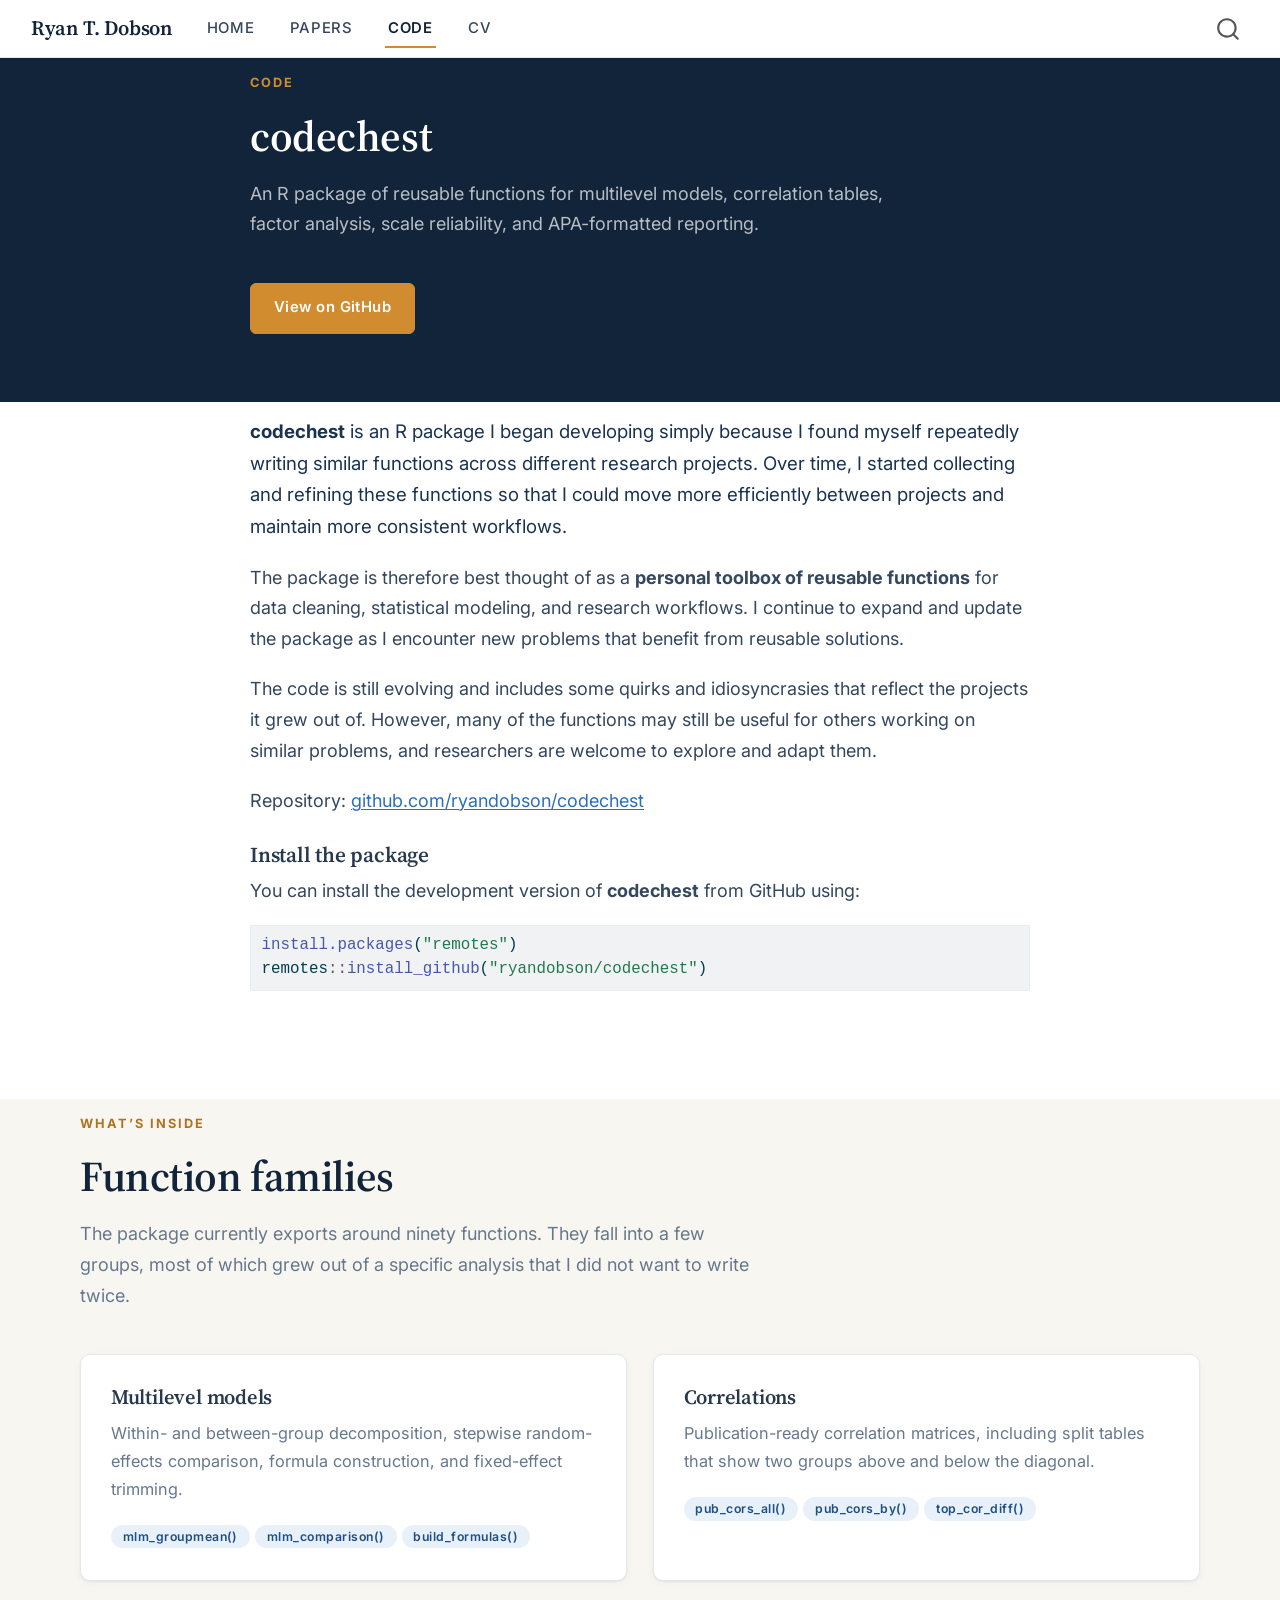
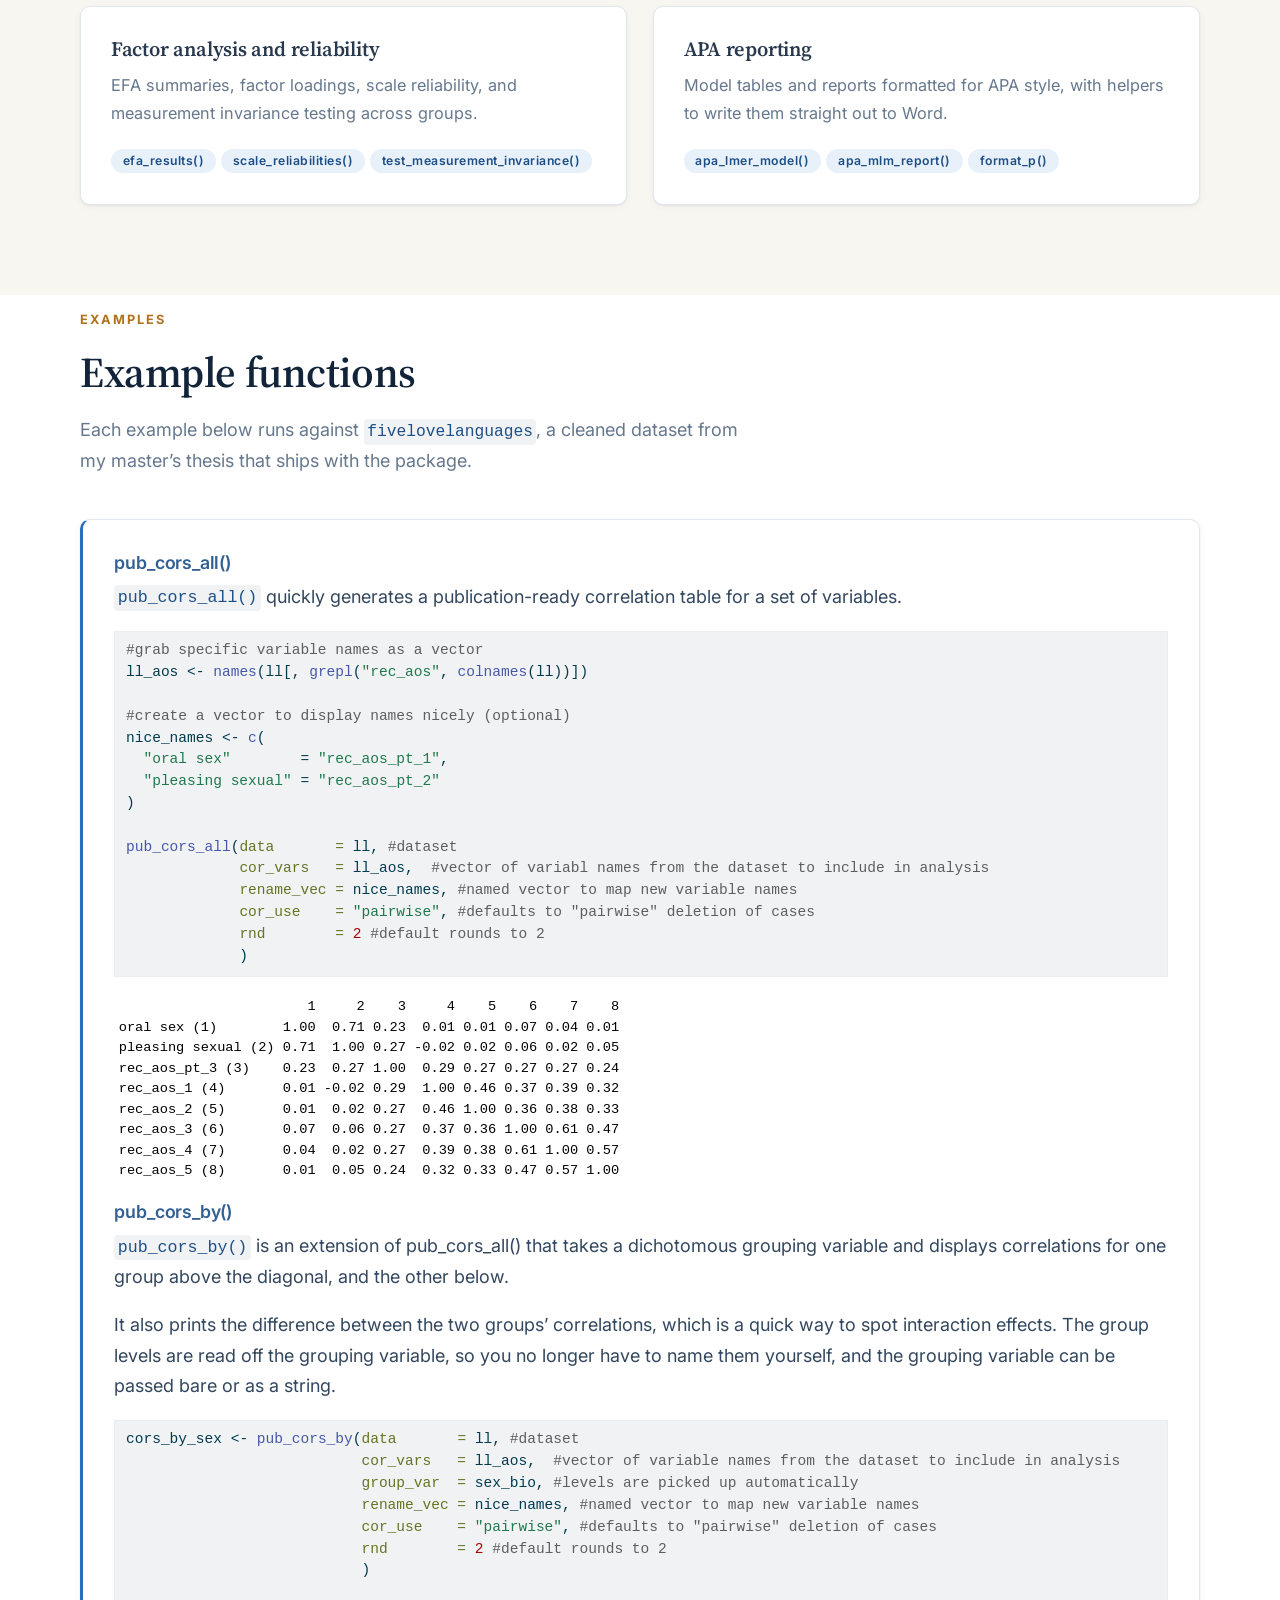
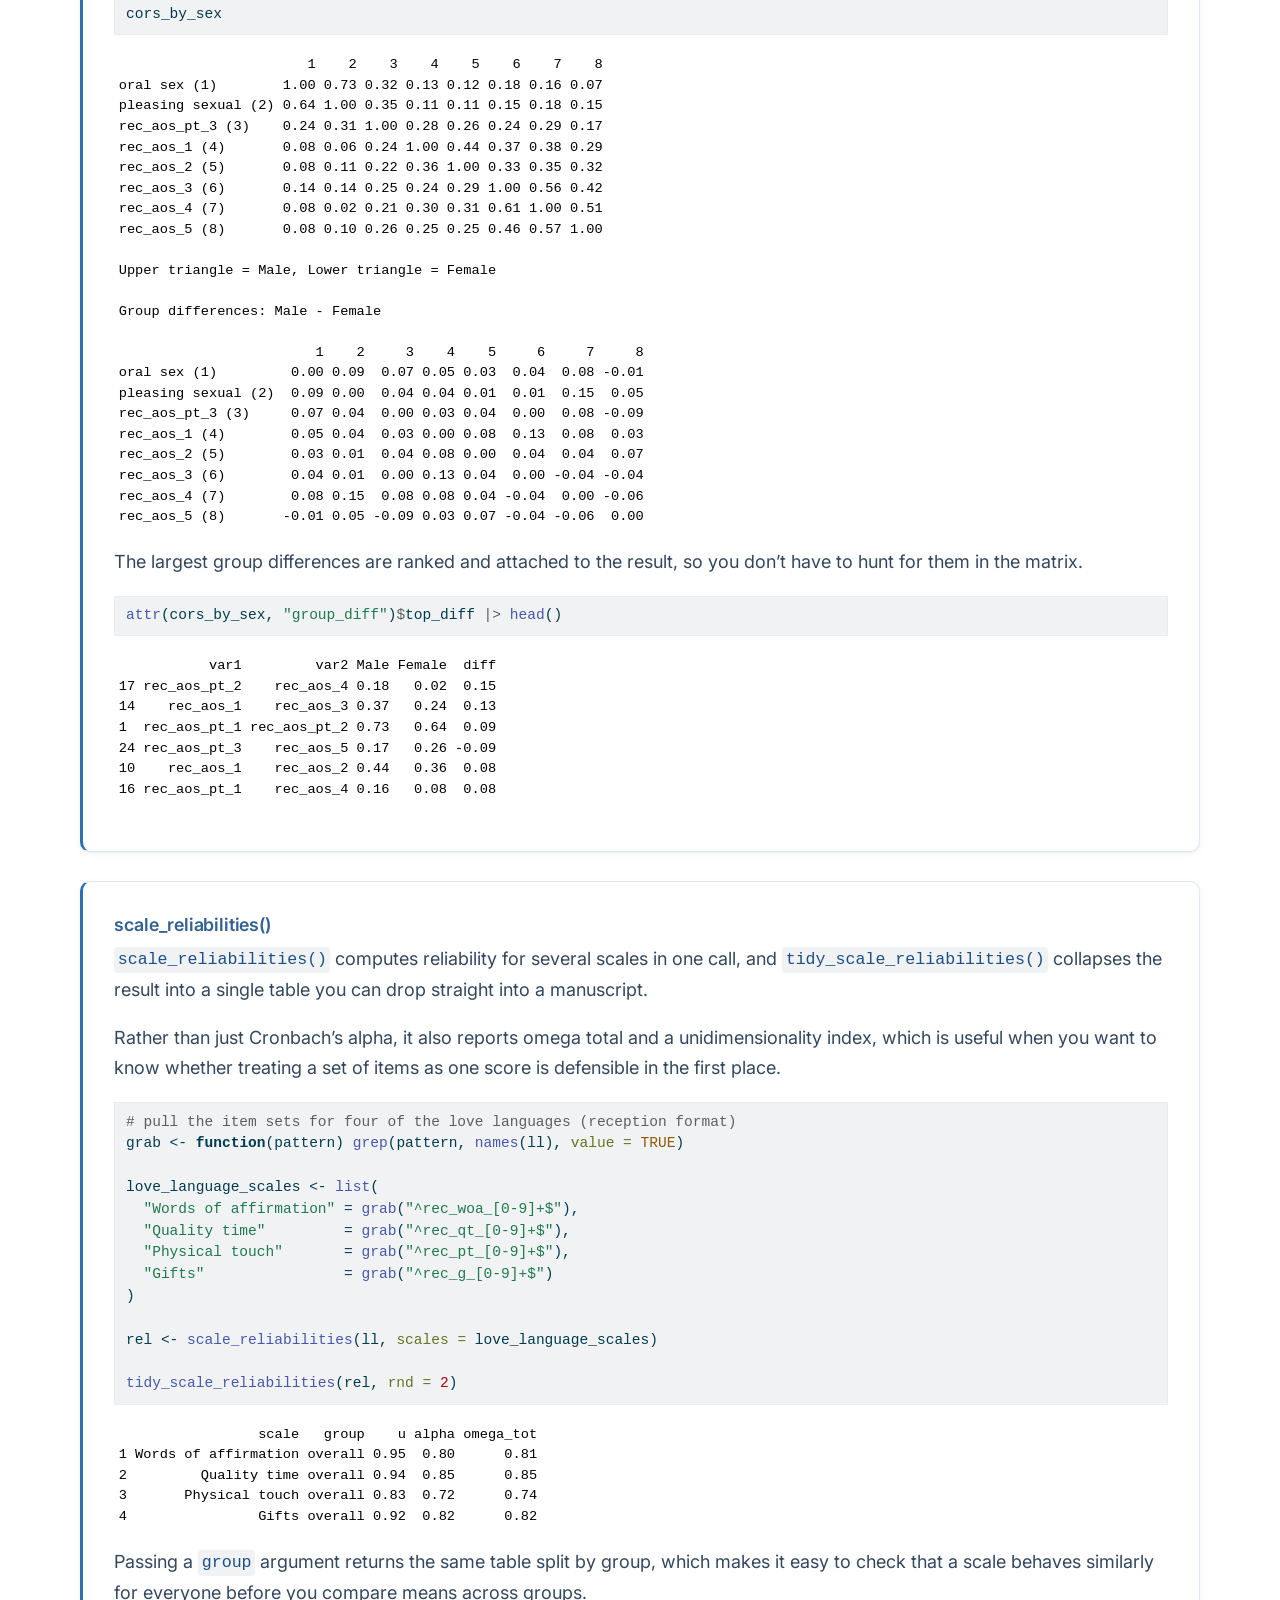
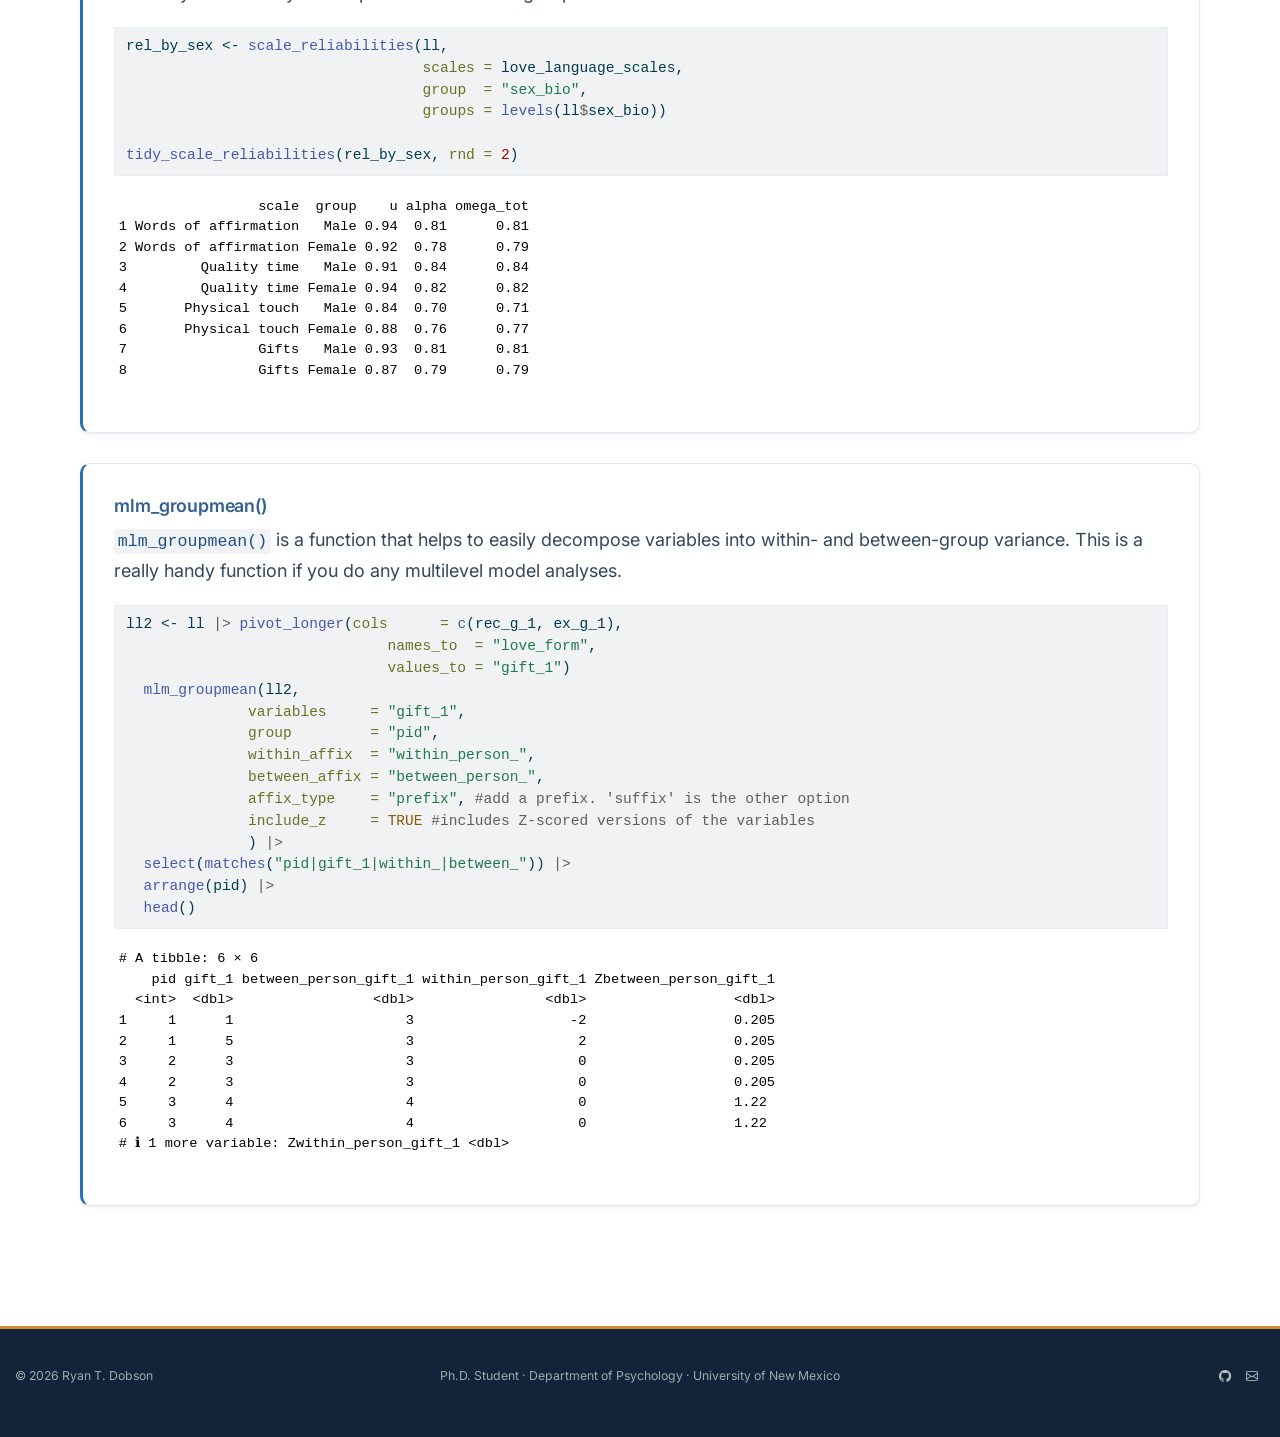
<file: docs/code.html>
<!DOCTYPE html>
<html xmlns="http://www.w3.org/1999/xhtml" lang="en" xml:lang="en"><head>

<meta charset="utf-8">
<meta name="generator" content="quarto-1.9.36">

<meta name="viewport" content="width=device-width, initial-scale=1.0, user-scalable=yes">

<meta name="description" content="codechest — an R package of reusable functions for multilevel models, correlation tables, factor analysis, scale reliability, and APA reporting, by Ryan T. Dobson.">

<title>Code – Ryan T. Dobson</title>
<style>
/* Default styles provided by pandoc.
** See https://pandoc.org/MANUAL.html#variables-for-html for config info.
*/
code{white-space: pre-wrap;}
span.smallcaps{font-variant: small-caps;}
div.columns{display: flex; gap: min(4vw, 1.5em);}
div.column{flex: auto; overflow-x: auto;}
div.hanging-indent{margin-left: 1.5em; text-indent: -1.5em;}
ul.task-list{list-style: none;}
ul.task-list li input[type="checkbox"] {
  width: 0.8em;
  margin: 0 0.8em 0.2em -1em; /* quarto-specific, see https://github.com/quarto-dev/quarto-cli/issues/4556 */ 
  vertical-align: middle;
}
/* CSS for syntax highlighting */
html { -webkit-text-size-adjust: 100%; }
pre > code.sourceCode { white-space: pre; position: relative; }
pre > code.sourceCode > span { display: inline-block; line-height: 1.25; }
pre > code.sourceCode > span:empty { height: 1.2em; }
.sourceCode { overflow: visible; }
code.sourceCode > span { color: inherit; text-decoration: inherit; }
div.sourceCode { margin: 1em 0; }
pre.sourceCode { margin: 0; }
@media screen {
div.sourceCode { overflow: auto; }
}
@media print {
pre > code.sourceCode { white-space: pre-wrap; }
pre > code.sourceCode > span { text-indent: -5em; padding-left: 5em; }
}
pre.numberSource code
  { counter-reset: source-line 0; }
pre.numberSource code > span
  { position: relative; left: -4em; counter-increment: source-line; }
pre.numberSource code > span > a:first-child::before
  { content: counter(source-line);
    position: relative; left: -1em; text-align: right; vertical-align: baseline;
    border: none; display: inline-block;
    -webkit-touch-callout: none; -webkit-user-select: none;
    -khtml-user-select: none; -moz-user-select: none;
    -ms-user-select: none; user-select: none;
    padding: 0 4px; width: 4em;
  }
pre.numberSource { margin-left: 3em;  padding-left: 4px; }
div.sourceCode
  {   }
@media screen {
pre > code.sourceCode > span > a:first-child::before { text-decoration: underline; }
}
</style>


<script src="site_libs/quarto-nav/quarto-nav.js"></script>
<script src="site_libs/clipboard/clipboard.min.js"></script>
<script src="site_libs/quarto-search/autocomplete.umd.js"></script>
<script src="site_libs/quarto-search/fuse.min.js"></script>
<script src="site_libs/quarto-search/quarto-search.js"></script>
<meta name="quarto:offset" content="./">
<script src="site_libs/quarto-html/quarto.js" type="module"></script>
<script src="site_libs/quarto-html/tabsets/tabsets.js" type="module"></script>
<script src="site_libs/quarto-html/popper.min.js"></script>
<script src="site_libs/quarto-html/tippy.umd.min.js"></script>
<link href="site_libs/quarto-html/tippy.css" rel="stylesheet">
<link href="site_libs/quarto-html/quarto-syntax-highlighting-845c23b38eaddc0f92fda52bfe77a8c8.css" rel="stylesheet" id="quarto-text-highlighting-styles">
<script src="site_libs/bootstrap/bootstrap.min.js"></script>
<link href="site_libs/bootstrap/bootstrap-icons.css" rel="stylesheet">
<link href="site_libs/bootstrap/bootstrap-2d446c851f0f43716746cb67b6033da7.min.css" rel="stylesheet" append-hash="true" id="quarto-bootstrap" data-mode="light">
<script id="quarto-search-options" type="application/json">{
  "location": "navbar",
  "copy-button": false,
  "collapse-after": 3,
  "panel-placement": "end",
  "type": "overlay",
  "limit": 50,
  "keyboard-shortcut": [
    "f",
    "/",
    "s"
  ],
  "show-item-context": false,
  "language": {
    "search-no-results-text": "No results",
    "search-matching-documents-text": "matching documents",
    "search-copy-link-title": "Copy link to search",
    "search-hide-matches-text": "Hide additional matches",
    "search-more-match-text": "more match in this document",
    "search-more-matches-text": "more matches in this document",
    "search-clear-button-title": "Clear",
    "search-text-placeholder": "",
    "search-detached-cancel-button-title": "Cancel",
    "search-submit-button-title": "Submit",
    "search-label": "Search"
  }
}</script>
<link rel="preconnect" href="https://fonts.googleapis.com">
<link rel="preconnect" href="https://fonts.gstatic.com" crossorigin="">
<link href="https://fonts.googleapis.com/css2?family=Inter:wght@400;500;600;700&amp;family=Source+Serif+4:opsz,wght@8..60,400;8..60,600;8..60,700&amp;display=swap" rel="stylesheet">


<link rel="stylesheet" href="styles.css">
</head>

<body class="nav-fixed fullcontent quarto-light">

<div id="quarto-search-results"></div>
  <header id="quarto-header" class="headroom fixed-top">
    <nav class="navbar navbar-expand-lg " data-bs-theme="dark">
      <div class="navbar-container container-fluid">
      <div class="navbar-brand-container mx-auto">
    <a class="navbar-brand" href="./index.html">
    <span class="navbar-title">Ryan T. Dobson</span>
    </a>
  </div>
            <div id="quarto-search" class="" title="Search"></div>
          <button class="navbar-toggler" type="button" data-bs-toggle="collapse" data-bs-target="#navbarCollapse" aria-controls="navbarCollapse" role="menu" aria-expanded="false" aria-label="Toggle navigation" onclick="if (window.quartoToggleHeadroom) { window.quartoToggleHeadroom(); }">
  <span class="navbar-toggler-icon"></span>
</button>
          <div class="collapse navbar-collapse" id="navbarCollapse">
            <ul class="navbar-nav navbar-nav-scroll me-auto">
  <li class="nav-item">
    <a class="nav-link" href="./index.html"> 
<span class="menu-text">Home</span></a>
  </li>  
  <li class="nav-item">
    <a class="nav-link" href="./papers.html"> 
<span class="menu-text">Papers</span></a>
  </li>  
  <li class="nav-item">
    <a class="nav-link active" href="./code.html" aria-current="page"> 
<span class="menu-text">Code</span></a>
  </li>  
  <li class="nav-item">
    <a class="nav-link" href="./cv.html"> 
<span class="menu-text">CV</span></a>
  </li>  
</ul>
          </div> <!-- /navcollapse -->
            <div class="quarto-navbar-tools">
</div>
      </div> <!-- /container-fluid -->
    </nav>
</header>
<!-- content -->
<div id="quarto-content" class="quarto-container page-layout-custom page-navbar">
<!-- sidebar -->
<!-- margin-sidebar -->
<!-- main -->




<div class="band band-dark band-tight">
<div class="wrap-narrow">
<p><span class="eyebrow">Code</span></p>
<section id="codechest" class="level2 section-title">
<h2 class="section-title" data-anchor-id="codechest">codechest</h2>
<div class="section-intro">
<p>An R package of reusable functions for multilevel models, correlation tables, factor analysis, scale reliability, and APA-formatted reporting.</p>
</div>
<div class="btn-row">
<p><a href="https://github.com/ryandobson/codechest" class="btn-primary-c">View on GitHub</a></p>
</div>
</section>
</div>
</div>
<div class="band">
<div class="wrap-narrow">
<div class="prose">
<p><strong>codechest</strong> is an R package I began developing simply because I found myself repeatedly writing similar functions across different research projects. Over time, I started collecting and refining these functions so that I could move more efficiently between projects and maintain more consistent workflows.</p>
<p>The package is therefore best thought of as a <strong>personal toolbox of reusable functions</strong> for data cleaning, statistical modeling, and research workflows. I continue to expand and update the package as I encounter new problems that benefit from reusable solutions.</p>
<p>The code is still evolving and includes some quirks and idiosyncrasies that reflect the projects it grew out of. However, many of the functions may still be useful for others working on similar problems, and researchers are welcome to explore and adapt them.</p>
<p>Repository: <a href="https://github.com/ryandobson/codechest">github.com/ryandobson/codechest</a></p>
</div>
<section id="install-the-package" class="level4">
<h4 data-anchor-id="install-the-package">Install the package</h4>
<p>You can install the development version of <strong>codechest</strong> from GitHub using:</p>
<div class="code-copy-outer-scaffold"><div class="sourceCode" id="cb1"><pre class="sourceCode r code-with-copy"><code class="sourceCode r"><span id="cb1-1"><a href="#cb1-1" aria-hidden="true" tabindex="-1"></a><span class="fu">install.packages</span>(<span class="st">"remotes"</span>)</span>
<span id="cb1-2"><a href="#cb1-2" aria-hidden="true" tabindex="-1"></a>remotes<span class="sc">::</span><span class="fu">install_github</span>(<span class="st">"ryandobson/codechest"</span>)</span></code></pre></div><button title="Copy to Clipboard" class="code-copy-button"><i class="bi"></i></button></div>
</section>
</div>
</div>
<div class="band band-cream">
<div class="wrap">
<p><span class="eyebrow">What’s inside</span></p>
<section id="function-families" class="level2 section-title">
<h2 class="section-title" data-anchor-id="function-families">Function families</h2>
<div class="section-intro">
<p>The package currently exports around ninety functions. They fall into a few groups, most of which grew out of a specific analysis that I did not want to write twice.</p>
</div>
<div class="card-grid grid-2">
<section id="multilevel-models" class="level3 c-card">
<h3 data-anchor-id="multilevel-models">Multilevel models</h3>
<p>Within- and between-group decomposition, stepwise random-effects comparison, formula construction, and fixed-effect trimming.</p>
<div class="tags">
<p><span class="tag">mlm_groupmean()</span> <span class="tag">mlm_comparison()</span> <span class="tag">build_formulas()</span></p>
</div>
</section>
<section id="correlations" class="level3 c-card">
<h3 data-anchor-id="correlations">Correlations</h3>
<p>Publication-ready correlation matrices, including split tables that show two groups above and below the diagonal.</p>
<div class="tags">
<p><span class="tag">pub_cors_all()</span> <span class="tag">pub_cors_by()</span> <span class="tag">top_cor_diff()</span></p>
</div>
</section>
<section id="factor-analysis-and-reliability" class="level3 c-card">
<h3 data-anchor-id="factor-analysis-and-reliability">Factor analysis and reliability</h3>
<p>EFA summaries, factor loadings, scale reliability, and measurement invariance testing across groups.</p>
<div class="tags">
<p><span class="tag">efa_results()</span> <span class="tag">scale_reliabilities()</span> <span class="tag">test_measurement_invariance()</span></p>
</div>
</section>
<section id="apa-reporting" class="level3 c-card">
<h3 data-anchor-id="apa-reporting">APA reporting</h3>
<p>Model tables and reports formatted for APA style, with helpers to write them straight out to Word.</p>
<div class="tags">
<p><span class="tag">apa_lmer_model()</span> <span class="tag">apa_mlm_report()</span> <span class="tag">format_p()</span></p>
</div>
</section>
</div>
</section>
</div>
</div>
<div class="band">
<div class="wrap">
<p><span class="eyebrow">Examples</span></p>
<section id="example-functions" class="level2 section-title">
<h2 class="section-title" data-anchor-id="example-functions">Example functions</h2>
<div class="section-intro">
<p>Each example below runs against <code>fivelovelanguages</code>, a cleaned dataset from my master’s thesis that ships with the package.</p>
</div>
<div class="function-card">
<section id="pub_cors_all" class="level3">
<h3 data-anchor-id="pub_cors_all">pub_cors_all()</h3>
<p><code>pub_cors_all()</code> quickly generates a publication-ready correlation table for a set of variables.</p>
<div class="cell">
<div class="code-copy-outer-scaffold"><div class="sourceCode cell-code" id="cb2"><pre class="sourceCode r code-with-copy"><code class="sourceCode r"><span id="cb2-1"><a href="#cb2-1" aria-hidden="true" tabindex="-1"></a><span class="co">#grab specific variable names as a vector</span></span>
<span id="cb2-2"><a href="#cb2-2" aria-hidden="true" tabindex="-1"></a>ll_aos <span class="ot">&lt;-</span> <span class="fu">names</span>(ll[, <span class="fu">grepl</span>(<span class="st">"rec_aos"</span>, <span class="fu">colnames</span>(ll))])</span>
<span id="cb2-3"><a href="#cb2-3" aria-hidden="true" tabindex="-1"></a></span>
<span id="cb2-4"><a href="#cb2-4" aria-hidden="true" tabindex="-1"></a><span class="co">#create a vector to display names nicely (optional)</span></span>
<span id="cb2-5"><a href="#cb2-5" aria-hidden="true" tabindex="-1"></a>nice_names <span class="ot">&lt;-</span> <span class="fu">c</span>(</span>
<span id="cb2-6"><a href="#cb2-6" aria-hidden="true" tabindex="-1"></a>  <span class="st">"oral sex"</span>        <span class="ot">=</span> <span class="st">"rec_aos_pt_1"</span>,</span>
<span id="cb2-7"><a href="#cb2-7" aria-hidden="true" tabindex="-1"></a>  <span class="st">"pleasing sexual"</span> <span class="ot">=</span> <span class="st">"rec_aos_pt_2"</span></span>
<span id="cb2-8"><a href="#cb2-8" aria-hidden="true" tabindex="-1"></a>)</span>
<span id="cb2-9"><a href="#cb2-9" aria-hidden="true" tabindex="-1"></a></span>
<span id="cb2-10"><a href="#cb2-10" aria-hidden="true" tabindex="-1"></a><span class="fu">pub_cors_all</span>(<span class="at">data       =</span> ll, <span class="co">#dataset</span></span>
<span id="cb2-11"><a href="#cb2-11" aria-hidden="true" tabindex="-1"></a>             <span class="at">cor_vars   =</span> ll_aos,  <span class="co">#vector of variabl names from the dataset to include in analysis</span></span>
<span id="cb2-12"><a href="#cb2-12" aria-hidden="true" tabindex="-1"></a>             <span class="at">rename_vec =</span> nice_names, <span class="co">#named vector to map new variable names</span></span>
<span id="cb2-13"><a href="#cb2-13" aria-hidden="true" tabindex="-1"></a>             <span class="at">cor_use    =</span> <span class="st">"pairwise"</span>, <span class="co">#defaults to "pairwise" deletion of cases</span></span>
<span id="cb2-14"><a href="#cb2-14" aria-hidden="true" tabindex="-1"></a>             <span class="at">rnd        =</span> <span class="dv">2</span> <span class="co">#default rounds to 2</span></span>
<span id="cb2-15"><a href="#cb2-15" aria-hidden="true" tabindex="-1"></a>             )</span></code></pre></div><button title="Copy to Clipboard" class="code-copy-button"><i class="bi"></i></button></div>
<div class="cell-output cell-output-stdout">
<pre><code>                       1     2    3     4    5    6    7    8
oral sex (1)        1.00  0.71 0.23  0.01 0.01 0.07 0.04 0.01
pleasing sexual (2) 0.71  1.00 0.27 -0.02 0.02 0.06 0.02 0.05
rec_aos_pt_3 (3)    0.23  0.27 1.00  0.29 0.27 0.27 0.27 0.24
rec_aos_1 (4)       0.01 -0.02 0.29  1.00 0.46 0.37 0.39 0.32
rec_aos_2 (5)       0.01  0.02 0.27  0.46 1.00 0.36 0.38 0.33
rec_aos_3 (6)       0.07  0.06 0.27  0.37 0.36 1.00 0.61 0.47
rec_aos_4 (7)       0.04  0.02 0.27  0.39 0.38 0.61 1.00 0.57
rec_aos_5 (8)       0.01  0.05 0.24  0.32 0.33 0.47 0.57 1.00</code></pre>
</div>
</div>
</section>
<section id="pub_cors_by" class="level3">
<h3 data-anchor-id="pub_cors_by">pub_cors_by()</h3>
<p><code>pub_cors_by()</code> is an extension of pub_cors_all() that takes a dichotomous grouping variable and displays correlations for one group above the diagonal, and the other below.</p>
<p>It also prints the difference between the two groups’ correlations, which is a quick way to spot interaction effects. The group levels are read off the grouping variable, so you no longer have to name them yourself, and the grouping variable can be passed bare or as a string.</p>
<div class="cell">
<div class="code-copy-outer-scaffold"><div class="sourceCode cell-code" id="cb4"><pre class="sourceCode r code-with-copy"><code class="sourceCode r"><span id="cb4-1"><a href="#cb4-1" aria-hidden="true" tabindex="-1"></a>cors_by_sex <span class="ot">&lt;-</span> <span class="fu">pub_cors_by</span>(<span class="at">data       =</span> ll, <span class="co">#dataset</span></span>
<span id="cb4-2"><a href="#cb4-2" aria-hidden="true" tabindex="-1"></a>                           <span class="at">cor_vars   =</span> ll_aos,  <span class="co">#vector of variable names from the dataset to include in analysis</span></span>
<span id="cb4-3"><a href="#cb4-3" aria-hidden="true" tabindex="-1"></a>                           <span class="at">group_var  =</span> sex_bio, <span class="co">#levels are picked up automatically</span></span>
<span id="cb4-4"><a href="#cb4-4" aria-hidden="true" tabindex="-1"></a>                           <span class="at">rename_vec =</span> nice_names, <span class="co">#named vector to map new variable names</span></span>
<span id="cb4-5"><a href="#cb4-5" aria-hidden="true" tabindex="-1"></a>                           <span class="at">cor_use    =</span> <span class="st">"pairwise"</span>, <span class="co">#defaults to "pairwise" deletion of cases</span></span>
<span id="cb4-6"><a href="#cb4-6" aria-hidden="true" tabindex="-1"></a>                           <span class="at">rnd        =</span> <span class="dv">2</span> <span class="co">#default rounds to 2</span></span>
<span id="cb4-7"><a href="#cb4-7" aria-hidden="true" tabindex="-1"></a>                           )</span>
<span id="cb4-8"><a href="#cb4-8" aria-hidden="true" tabindex="-1"></a></span>
<span id="cb4-9"><a href="#cb4-9" aria-hidden="true" tabindex="-1"></a>cors_by_sex</span></code></pre></div><button title="Copy to Clipboard" class="code-copy-button"><i class="bi"></i></button></div>
<div class="cell-output cell-output-stdout">
<pre><code>                       1    2    3    4    5    6    7    8
oral sex (1)        1.00 0.73 0.32 0.13 0.12 0.18 0.16 0.07
pleasing sexual (2) 0.64 1.00 0.35 0.11 0.11 0.15 0.18 0.15
rec_aos_pt_3 (3)    0.24 0.31 1.00 0.28 0.26 0.24 0.29 0.17
rec_aos_1 (4)       0.08 0.06 0.24 1.00 0.44 0.37 0.38 0.29
rec_aos_2 (5)       0.08 0.11 0.22 0.36 1.00 0.33 0.35 0.32
rec_aos_3 (6)       0.14 0.14 0.25 0.24 0.29 1.00 0.56 0.42
rec_aos_4 (7)       0.08 0.02 0.21 0.30 0.31 0.61 1.00 0.51
rec_aos_5 (8)       0.08 0.10 0.26 0.25 0.25 0.46 0.57 1.00

Upper triangle = Male, Lower triangle = Female

Group differences: Male - Female

                        1    2     3    4    5     6     7     8
oral sex (1)         0.00 0.09  0.07 0.05 0.03  0.04  0.08 -0.01
pleasing sexual (2)  0.09 0.00  0.04 0.04 0.01  0.01  0.15  0.05
rec_aos_pt_3 (3)     0.07 0.04  0.00 0.03 0.04  0.00  0.08 -0.09
rec_aos_1 (4)        0.05 0.04  0.03 0.00 0.08  0.13  0.08  0.03
rec_aos_2 (5)        0.03 0.01  0.04 0.08 0.00  0.04  0.04  0.07
rec_aos_3 (6)        0.04 0.01  0.00 0.13 0.04  0.00 -0.04 -0.04
rec_aos_4 (7)        0.08 0.15  0.08 0.08 0.04 -0.04  0.00 -0.06
rec_aos_5 (8)       -0.01 0.05 -0.09 0.03 0.07 -0.04 -0.06  0.00</code></pre>
</div>
</div>
<p>The largest group differences are ranked and attached to the result, so you don’t have to hunt for them in the matrix.</p>
<div class="cell">
<div class="code-copy-outer-scaffold"><div class="sourceCode cell-code" id="cb6"><pre class="sourceCode r code-with-copy"><code class="sourceCode r"><span id="cb6-1"><a href="#cb6-1" aria-hidden="true" tabindex="-1"></a><span class="fu">attr</span>(cors_by_sex, <span class="st">"group_diff"</span>)<span class="sc">$</span>top_diff <span class="sc">|&gt;</span> <span class="fu">head</span>()</span></code></pre></div><button title="Copy to Clipboard" class="code-copy-button"><i class="bi"></i></button></div>
<div class="cell-output cell-output-stdout">
<pre><code>           var1         var2 Male Female  diff
17 rec_aos_pt_2    rec_aos_4 0.18   0.02  0.15
14    rec_aos_1    rec_aos_3 0.37   0.24  0.13
1  rec_aos_pt_1 rec_aos_pt_2 0.73   0.64  0.09
24 rec_aos_pt_3    rec_aos_5 0.17   0.26 -0.09
10    rec_aos_1    rec_aos_2 0.44   0.36  0.08
16 rec_aos_pt_1    rec_aos_4 0.16   0.08  0.08</code></pre>
</div>
</div>
</section>
</div>
<section id="scale_reliabilities" class="level3 function-card">
<h3 data-anchor-id="scale_reliabilities">scale_reliabilities()</h3>
<p><code>scale_reliabilities()</code> computes reliability for several scales in one call, and <code>tidy_scale_reliabilities()</code> collapses the result into a single table you can drop straight into a manuscript.</p>
<p>Rather than just Cronbach’s alpha, it also reports omega total and a unidimensionality index, which is useful when you want to know whether treating a set of items as one score is defensible in the first place.</p>
<div class="cell">
<div class="code-copy-outer-scaffold"><div class="sourceCode cell-code" id="cb8"><pre class="sourceCode r code-with-copy"><code class="sourceCode r"><span id="cb8-1"><a href="#cb8-1" aria-hidden="true" tabindex="-1"></a><span class="co"># pull the item sets for four of the love languages (reception format)</span></span>
<span id="cb8-2"><a href="#cb8-2" aria-hidden="true" tabindex="-1"></a>grab <span class="ot">&lt;-</span> <span class="cf">function</span>(pattern) <span class="fu">grep</span>(pattern, <span class="fu">names</span>(ll), <span class="at">value =</span> <span class="cn">TRUE</span>)</span>
<span id="cb8-3"><a href="#cb8-3" aria-hidden="true" tabindex="-1"></a></span>
<span id="cb8-4"><a href="#cb8-4" aria-hidden="true" tabindex="-1"></a>love_language_scales <span class="ot">&lt;-</span> <span class="fu">list</span>(</span>
<span id="cb8-5"><a href="#cb8-5" aria-hidden="true" tabindex="-1"></a>  <span class="st">"Words of affirmation"</span> <span class="ot">=</span> <span class="fu">grab</span>(<span class="st">"^rec_woa_[0-9]+$"</span>),</span>
<span id="cb8-6"><a href="#cb8-6" aria-hidden="true" tabindex="-1"></a>  <span class="st">"Quality time"</span>         <span class="ot">=</span> <span class="fu">grab</span>(<span class="st">"^rec_qt_[0-9]+$"</span>),</span>
<span id="cb8-7"><a href="#cb8-7" aria-hidden="true" tabindex="-1"></a>  <span class="st">"Physical touch"</span>       <span class="ot">=</span> <span class="fu">grab</span>(<span class="st">"^rec_pt_[0-9]+$"</span>),</span>
<span id="cb8-8"><a href="#cb8-8" aria-hidden="true" tabindex="-1"></a>  <span class="st">"Gifts"</span>                <span class="ot">=</span> <span class="fu">grab</span>(<span class="st">"^rec_g_[0-9]+$"</span>)</span>
<span id="cb8-9"><a href="#cb8-9" aria-hidden="true" tabindex="-1"></a>)</span>
<span id="cb8-10"><a href="#cb8-10" aria-hidden="true" tabindex="-1"></a></span>
<span id="cb8-11"><a href="#cb8-11" aria-hidden="true" tabindex="-1"></a>rel <span class="ot">&lt;-</span> <span class="fu">scale_reliabilities</span>(ll, <span class="at">scales =</span> love_language_scales)</span>
<span id="cb8-12"><a href="#cb8-12" aria-hidden="true" tabindex="-1"></a></span>
<span id="cb8-13"><a href="#cb8-13" aria-hidden="true" tabindex="-1"></a><span class="fu">tidy_scale_reliabilities</span>(rel, <span class="at">rnd =</span> <span class="dv">2</span>)</span></code></pre></div><button title="Copy to Clipboard" class="code-copy-button"><i class="bi"></i></button></div>
<div class="cell-output cell-output-stdout">
<pre><code>                 scale   group    u alpha omega_tot
1 Words of affirmation overall 0.95  0.80      0.81
2         Quality time overall 0.94  0.85      0.85
3       Physical touch overall 0.83  0.72      0.74
4                Gifts overall 0.92  0.82      0.82</code></pre>
</div>
</div>
<p>Passing a <code>group</code> argument returns the same table split by group, which makes it easy to check that a scale behaves similarly for everyone before you compare means across groups.</p>
<div class="cell">
<div class="code-copy-outer-scaffold"><div class="sourceCode cell-code" id="cb10"><pre class="sourceCode r code-with-copy"><code class="sourceCode r"><span id="cb10-1"><a href="#cb10-1" aria-hidden="true" tabindex="-1"></a>rel_by_sex <span class="ot">&lt;-</span> <span class="fu">scale_reliabilities</span>(ll,</span>
<span id="cb10-2"><a href="#cb10-2" aria-hidden="true" tabindex="-1"></a>                                  <span class="at">scales =</span> love_language_scales,</span>
<span id="cb10-3"><a href="#cb10-3" aria-hidden="true" tabindex="-1"></a>                                  <span class="at">group  =</span> <span class="st">"sex_bio"</span>,</span>
<span id="cb10-4"><a href="#cb10-4" aria-hidden="true" tabindex="-1"></a>                                  <span class="at">groups =</span> <span class="fu">levels</span>(ll<span class="sc">$</span>sex_bio))</span>
<span id="cb10-5"><a href="#cb10-5" aria-hidden="true" tabindex="-1"></a></span>
<span id="cb10-6"><a href="#cb10-6" aria-hidden="true" tabindex="-1"></a><span class="fu">tidy_scale_reliabilities</span>(rel_by_sex, <span class="at">rnd =</span> <span class="dv">2</span>)</span></code></pre></div><button title="Copy to Clipboard" class="code-copy-button"><i class="bi"></i></button></div>
<div class="cell-output cell-output-stdout">
<pre><code>                 scale  group    u alpha omega_tot
1 Words of affirmation   Male 0.94  0.81      0.81
2 Words of affirmation Female 0.92  0.78      0.79
3         Quality time   Male 0.91  0.84      0.84
4         Quality time Female 0.94  0.82      0.82
5       Physical touch   Male 0.84  0.70      0.71
6       Physical touch Female 0.88  0.76      0.77
7                Gifts   Male 0.93  0.81      0.81
8                Gifts Female 0.87  0.79      0.79</code></pre>
</div>
</div>
</section>
<section id="mlm_groupmean" class="level3 function-card">
<h3 data-anchor-id="mlm_groupmean">mlm_groupmean()</h3>
<p><code>mlm_groupmean()</code> is a function that helps to easily decompose variables into within- and between-group variance. This is a really handy function if you do any multilevel model analyses.</p>
<div class="cell">
<div class="code-copy-outer-scaffold"><div class="sourceCode cell-code" id="cb12"><pre class="sourceCode r code-with-copy"><code class="sourceCode r"><span id="cb12-1"><a href="#cb12-1" aria-hidden="true" tabindex="-1"></a>ll2 <span class="ot">&lt;-</span> ll <span class="sc">|&gt;</span> <span class="fu">pivot_longer</span>(<span class="at">cols      =</span> <span class="fu">c</span>(rec_g_1, ex_g_1),</span>
<span id="cb12-2"><a href="#cb12-2" aria-hidden="true" tabindex="-1"></a>                              <span class="at">names_to  =</span> <span class="st">"love_form"</span>,</span>
<span id="cb12-3"><a href="#cb12-3" aria-hidden="true" tabindex="-1"></a>                              <span class="at">values_to =</span> <span class="st">"gift_1"</span>)</span>
<span id="cb12-4"><a href="#cb12-4" aria-hidden="true" tabindex="-1"></a>  <span class="fu">mlm_groupmean</span>(ll2,</span>
<span id="cb12-5"><a href="#cb12-5" aria-hidden="true" tabindex="-1"></a>              <span class="at">variables     =</span> <span class="st">"gift_1"</span>,</span>
<span id="cb12-6"><a href="#cb12-6" aria-hidden="true" tabindex="-1"></a>              <span class="at">group         =</span> <span class="st">"pid"</span>,</span>
<span id="cb12-7"><a href="#cb12-7" aria-hidden="true" tabindex="-1"></a>              <span class="at">within_affix  =</span> <span class="st">"within_person_"</span>,</span>
<span id="cb12-8"><a href="#cb12-8" aria-hidden="true" tabindex="-1"></a>              <span class="at">between_affix =</span> <span class="st">"between_person_"</span>,</span>
<span id="cb12-9"><a href="#cb12-9" aria-hidden="true" tabindex="-1"></a>              <span class="at">affix_type    =</span> <span class="st">"prefix"</span>, <span class="co">#add a prefix. 'suffix' is the other option</span></span>
<span id="cb12-10"><a href="#cb12-10" aria-hidden="true" tabindex="-1"></a>              <span class="at">include_z     =</span> <span class="cn">TRUE</span> <span class="co">#includes Z-scored versions of the variables</span></span>
<span id="cb12-11"><a href="#cb12-11" aria-hidden="true" tabindex="-1"></a>              ) <span class="sc">|&gt;</span></span>
<span id="cb12-12"><a href="#cb12-12" aria-hidden="true" tabindex="-1"></a>  <span class="fu">select</span>(<span class="fu">matches</span>(<span class="st">"pid|gift_1|within_|between_"</span>)) <span class="sc">|&gt;</span></span>
<span id="cb12-13"><a href="#cb12-13" aria-hidden="true" tabindex="-1"></a>  <span class="fu">arrange</span>(pid) <span class="sc">|&gt;</span></span>
<span id="cb12-14"><a href="#cb12-14" aria-hidden="true" tabindex="-1"></a>  <span class="fu">head</span>()</span></code></pre></div><button title="Copy to Clipboard" class="code-copy-button"><i class="bi"></i></button></div>
<div class="cell-output cell-output-stdout">
<pre><code># A tibble: 6 × 6
    pid gift_1 between_person_gift_1 within_person_gift_1 Zbetween_person_gift_1
  &lt;int&gt;  &lt;dbl&gt;                 &lt;dbl&gt;                &lt;dbl&gt;                  &lt;dbl&gt;
1     1      1                     3                   -2                  0.205
2     1      5                     3                    2                  0.205
3     2      3                     3                    0                  0.205
4     2      3                     3                    0                  0.205
5     3      4                     4                    0                  1.22 
6     3      4                     4                    0                  1.22 
# ℹ 1 more variable: Zwithin_person_gift_1 &lt;dbl&gt;</code></pre>
</div>
</div>
</section>
</section>
</div>
</div>




<script id="quarto-html-after-body" type="application/javascript">
  window.document.addEventListener("DOMContentLoaded", function (event) {
    const isCodeAnnotation = (el) => {
      for (const clz of el.classList) {
        if (clz.startsWith('code-annotation-')) {                     
          return true;
        }
      }
      return false;
    }
    const onCopySuccess = function(e) {
      // button target
      const button = e.trigger;
      // don't keep focus
      button.blur();
      // flash "checked"
      button.classList.add('code-copy-button-checked');
      var currentTitle = button.getAttribute("title");
      button.setAttribute("title", "Copied!");
      let tooltip;
      if (window.bootstrap) {
        button.setAttribute("data-bs-toggle", "tooltip");
        button.setAttribute("data-bs-placement", "left");
        button.setAttribute("data-bs-title", "Copied!");
        tooltip = new bootstrap.Tooltip(button, 
          { trigger: "manual", 
            customClass: "code-copy-button-tooltip",
            offset: [0, -8]});
        tooltip.show();    
      }
      setTimeout(function() {
        if (tooltip) {
          tooltip.hide();
          button.removeAttribute("data-bs-title");
          button.removeAttribute("data-bs-toggle");
          button.removeAttribute("data-bs-placement");
        }
        button.setAttribute("title", currentTitle);
        button.classList.remove('code-copy-button-checked');
      }, 1000);
      // clear code selection
      e.clearSelection();
    }
    const getTextToCopy = function(trigger) {
      const outerScaffold = trigger.parentElement.cloneNode(true);
      const codeEl = outerScaffold.querySelector('code');
      for (const childEl of codeEl.children) {
        if (isCodeAnnotation(childEl)) {
          childEl.remove();
        }
      }
      return codeEl.innerText;
    }
    const clipboard = new window.ClipboardJS('.code-copy-button:not([data-in-quarto-modal])', {
      text: getTextToCopy
    });
    clipboard.on('success', onCopySuccess);
    if (window.document.getElementById('quarto-embedded-source-code-modal')) {
      const clipboardModal = new window.ClipboardJS('.code-copy-button[data-in-quarto-modal]', {
        text: getTextToCopy,
        container: window.document.getElementById('quarto-embedded-source-code-modal')
      });
      clipboardModal.on('success', onCopySuccess);
    }
      var localhostRegex = new RegExp(/^(?:http|https):\/\/localhost\:?[0-9]*\//);
      var mailtoRegex = new RegExp(/^mailto:/);
        var filterRegex = new RegExp('/' + window.location.host + '/');
      var isInternal = (href) => {
          return filterRegex.test(href) || localhostRegex.test(href) || mailtoRegex.test(href);
      }
      // Inspect non-navigation links and adorn them if external
     var links = window.document.querySelectorAll('a[href]:not(.nav-link):not(.navbar-brand):not(.toc-action):not(.sidebar-link):not(.sidebar-item-toggle):not(.pagination-link):not(.no-external):not([aria-hidden]):not(.dropdown-item):not(.quarto-navigation-tool):not(.about-link)');
      for (var i=0; i<links.length; i++) {
        const link = links[i];
        if (!isInternal(link.href)) {
          // undo the damage that might have been done by quarto-nav.js in the case of
          // links that we want to consider external
          if (link.dataset.originalHref !== undefined) {
            link.href = link.dataset.originalHref;
          }
            // target, if specified
            link.setAttribute("target", "_blank");
            if (link.getAttribute("rel") === null) {
              link.setAttribute("rel", "noopener");
            }
        }
      }
    function tippyHover(el, contentFn, onTriggerFn, onUntriggerFn) {
      const config = {
        allowHTML: true,
        maxWidth: 500,
        delay: 100,
        arrow: false,
        appendTo: function(el) {
            return el.parentElement;
        },
        interactive: true,
        interactiveBorder: 10,
        theme: 'quarto',
        placement: 'bottom-start',
      };
      if (contentFn) {
        config.content = contentFn;
      }
      if (onTriggerFn) {
        config.onTrigger = onTriggerFn;
      }
      if (onUntriggerFn) {
        config.onUntrigger = onUntriggerFn;
      }
      window.tippy(el, config); 
    }
    const noterefs = window.document.querySelectorAll('a[role="doc-noteref"]');
    for (var i=0; i<noterefs.length; i++) {
      const ref = noterefs[i];
      tippyHover(ref, function() {
        // use id or data attribute instead here
        let href = ref.getAttribute('data-footnote-href') || ref.getAttribute('href');
        try { href = new URL(href).hash; } catch {}
        const id = href.replace(/^#\/?/, "");
        const note = window.document.getElementById(id);
        if (note) {
          return note.innerHTML;
        } else {
          return "";
        }
      });
    }
    const xrefs = window.document.querySelectorAll('a.quarto-xref');
    const processXRef = (id, note) => {
      // Strip column container classes
      const stripColumnClz = (el) => {
        el.classList.remove("page-full", "page-columns");
        if (el.children) {
          for (const child of el.children) {
            stripColumnClz(child);
          }
        }
      }
      stripColumnClz(note)
      if (id === null || id.startsWith('sec-')) {
        // Special case sections, only their first couple elements
        const container = document.createElement("div");
        if (note.children && note.children.length > 2) {
          container.appendChild(note.children[0].cloneNode(true));
          for (let i = 1; i < note.children.length; i++) {
            const child = note.children[i];
            if (child.tagName === "P" && child.innerText === "") {
              continue;
            } else {
              container.appendChild(child.cloneNode(true));
              break;
            }
          }
          if (window.Quarto?.typesetMath) {
            window.Quarto.typesetMath(container);
          }
          return container.innerHTML
        } else {
          if (window.Quarto?.typesetMath) {
            window.Quarto.typesetMath(note);
          }
          return note.innerHTML;
        }
      } else {
        // Remove any anchor links if they are present
        const anchorLink = note.querySelector('a.anchorjs-link');
        if (anchorLink) {
          anchorLink.remove();
        }
        if (window.Quarto?.typesetMath) {
          window.Quarto.typesetMath(note);
        }
        if (note.classList.contains("callout")) {
          return note.outerHTML;
        } else {
          return note.innerHTML;
        }
      }
    }
    for (var i=0; i<xrefs.length; i++) {
      const xref = xrefs[i];
      tippyHover(xref, undefined, function(instance) {
        instance.disable();
        let url = xref.getAttribute('href');
        let hash = undefined; 
        if (url.startsWith('#')) {
          hash = url;
        } else {
          try { hash = new URL(url).hash; } catch {}
        }
        if (hash) {
          const id = hash.replace(/^#\/?/, "");
          const note = window.document.getElementById(id);
          if (note !== null) {
            try {
              const html = processXRef(id, note.cloneNode(true));
              instance.setContent(html);
            } finally {
              instance.enable();
              instance.show();
            }
          } else {
            // See if we can fetch this
            fetch(url.split('#')[0])
            .then(res => res.text())
            .then(html => {
              const parser = new DOMParser();
              const htmlDoc = parser.parseFromString(html, "text/html");
              const note = htmlDoc.getElementById(id);
              if (note !== null) {
                const html = processXRef(id, note);
                instance.setContent(html);
              } 
            }).finally(() => {
              instance.enable();
              instance.show();
            });
          }
        } else {
          // See if we can fetch a full url (with no hash to target)
          // This is a special case and we should probably do some content thinning / targeting
          fetch(url)
          .then(res => res.text())
          .then(html => {
            const parser = new DOMParser();
            const htmlDoc = parser.parseFromString(html, "text/html");
            const note = htmlDoc.querySelector('main.content');
            if (note !== null) {
              // This should only happen for chapter cross references
              // (since there is no id in the URL)
              // remove the first header
              if (note.children.length > 0 && note.children[0].tagName === "HEADER") {
                note.children[0].remove();
              }
              const html = processXRef(null, note);
              instance.setContent(html);
            } 
          }).finally(() => {
            instance.enable();
            instance.show();
          });
        }
      }, function(instance) {
      });
    }
        let selectedAnnoteEl;
        const selectorForAnnotation = ( cell, annotation) => {
          let cellAttr = 'data-code-cell="' + cell + '"';
          let lineAttr = 'data-code-annotation="' +  annotation + '"';
          const selector = 'span[' + cellAttr + '][' + lineAttr + ']';
          return selector;
        }
        const selectCodeLines = (annoteEl) => {
          const doc = window.document;
          const targetCell = annoteEl.getAttribute("data-target-cell");
          const targetAnnotation = annoteEl.getAttribute("data-target-annotation");
          const annoteSpan = window.document.querySelector(selectorForAnnotation(targetCell, targetAnnotation));
          const lines = annoteSpan.getAttribute("data-code-lines").split(",");
          const lineIds = lines.map((line) => {
            return targetCell + "-" + line;
          })
          let top = null;
          let height = null;
          let parent = null;
          if (lineIds.length > 0) {
              //compute the position of the single el (top and bottom and make a div)
              const el = window.document.getElementById(lineIds[0]);
              top = el.offsetTop;
              height = el.offsetHeight;
              parent = el.parentElement.parentElement;
            if (lineIds.length > 1) {
              const lastEl = window.document.getElementById(lineIds[lineIds.length - 1]);
              const bottom = lastEl.offsetTop + lastEl.offsetHeight;
              height = bottom - top;
            }
            if (top !== null && height !== null && parent !== null) {
              // cook up a div (if necessary) and position it 
              let div = window.document.getElementById("code-annotation-line-highlight");
              if (div === null) {
                div = window.document.createElement("div");
                div.setAttribute("id", "code-annotation-line-highlight");
                div.style.position = 'absolute';
                parent.appendChild(div);
              }
              div.style.top = top - 2 + "px";
              div.style.height = height + 4 + "px";
              div.style.left = 0;
              let gutterDiv = window.document.getElementById("code-annotation-line-highlight-gutter");
              if (gutterDiv === null) {
                gutterDiv = window.document.createElement("div");
                gutterDiv.setAttribute("id", "code-annotation-line-highlight-gutter");
                gutterDiv.style.position = 'absolute';
                const codeCell = window.document.getElementById(targetCell);
                const gutter = codeCell.querySelector('.code-annotation-gutter');
                gutter.appendChild(gutterDiv);
              }
              gutterDiv.style.top = top - 2 + "px";
              gutterDiv.style.height = height + 4 + "px";
            }
            selectedAnnoteEl = annoteEl;
          }
        };
        const unselectCodeLines = () => {
          const elementsIds = ["code-annotation-line-highlight", "code-annotation-line-highlight-gutter"];
          elementsIds.forEach((elId) => {
            const div = window.document.getElementById(elId);
            if (div) {
              div.remove();
            }
          });
          selectedAnnoteEl = undefined;
        };
          // Handle positioning of the toggle
      window.addEventListener(
        "resize",
        throttle(() => {
          elRect = undefined;
          if (selectedAnnoteEl) {
            selectCodeLines(selectedAnnoteEl);
          }
        }, 10)
      );
      function throttle(fn, ms) {
      let throttle = false;
      let timer;
        return (...args) => {
          if(!throttle) { // first call gets through
              fn.apply(this, args);
              throttle = true;
          } else { // all the others get throttled
              if(timer) clearTimeout(timer); // cancel #2
              timer = setTimeout(() => {
                fn.apply(this, args);
                timer = throttle = false;
              }, ms);
          }
        };
      }
        // Attach click handler to the DT
        const annoteDls = window.document.querySelectorAll('dt[data-target-cell]');
        for (const annoteDlNode of annoteDls) {
          annoteDlNode.addEventListener('click', (event) => {
            const clickedEl = event.target;
            if (clickedEl !== selectedAnnoteEl) {
              unselectCodeLines();
              const activeEl = window.document.querySelector('dt[data-target-cell].code-annotation-active');
              if (activeEl) {
                activeEl.classList.remove('code-annotation-active');
              }
              selectCodeLines(clickedEl);
              clickedEl.classList.add('code-annotation-active');
            } else {
              // Unselect the line
              unselectCodeLines();
              clickedEl.classList.remove('code-annotation-active');
            }
          });
        }
    const findCites = (el) => {
      const parentEl = el.parentElement;
      if (parentEl) {
        const cites = parentEl.dataset.cites;
        if (cites) {
          return {
            el,
            cites: cites.split(' ')
          };
        } else {
          return findCites(el.parentElement)
        }
      } else {
        return undefined;
      }
    };
    var bibliorefs = window.document.querySelectorAll('a[role="doc-biblioref"]');
    for (var i=0; i<bibliorefs.length; i++) {
      const ref = bibliorefs[i];
      const citeInfo = findCites(ref);
      if (citeInfo) {
        tippyHover(citeInfo.el, function() {
          var popup = window.document.createElement('div');
          citeInfo.cites.forEach(function(cite) {
            var citeDiv = window.document.createElement('div');
            citeDiv.classList.add('hanging-indent');
            citeDiv.classList.add('csl-entry');
            var biblioDiv = window.document.getElementById('ref-' + cite);
            if (biblioDiv) {
              citeDiv.innerHTML = biblioDiv.innerHTML;
            }
            popup.appendChild(citeDiv);
          });
          return popup.innerHTML;
        });
      }
    }
  });
  </script>
</div> <!-- /content -->
<footer class="footer">
  <div class="nav-footer">
    <div class="nav-footer-left">
<p>© 2026 Ryan T. Dobson</p>
</div>   
    <div class="nav-footer-center">
<p>Ph.D.&nbsp;Student · Department of Psychology · University of New Mexico</p>
</div>
    <div class="nav-footer-right">
      <ul class="footer-items list-unstyled">
    <li class="nav-item compact">
    <a class="nav-link" href="https://github.com/ryandobson">
      <i class="bi bi-github" role="img" aria-label="GitHub">
</i> 
    </a>
  </li>  
    <li class="nav-item compact">
    <a class="nav-link" href="mailto:rdobson@unm.edu">
      <i class="bi bi-envelope" role="img" aria-label="Email">
</i> 
    </a>
  </li>  
</ul>
    </div>
  </div>
</footer>




</body></html>
</file>
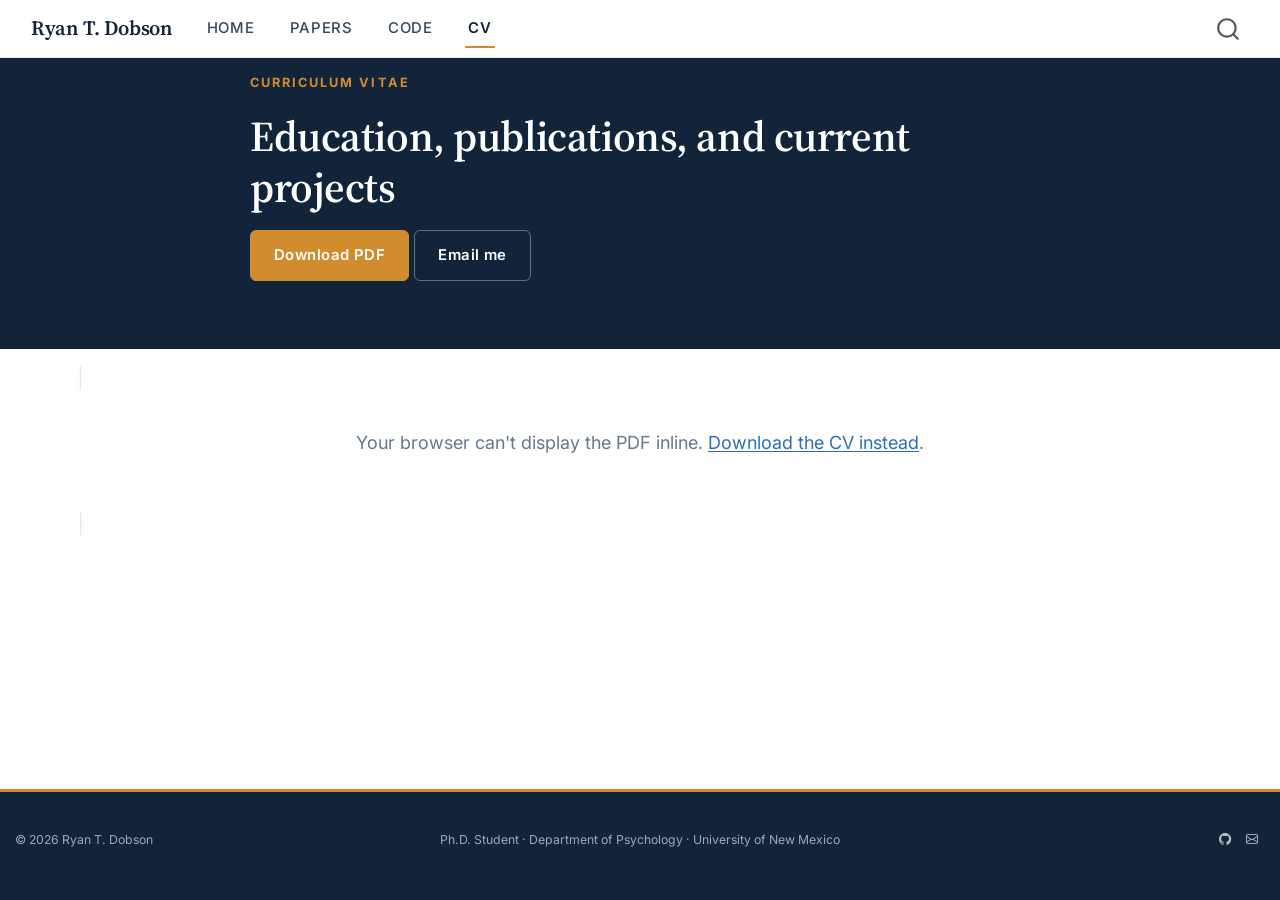
<file: docs/cv.html>
<!DOCTYPE html>
<html xmlns="http://www.w3.org/1999/xhtml" lang="en" xml:lang="en"><head>

<meta charset="utf-8">
<meta name="generator" content="quarto-1.9.36">

<meta name="viewport" content="width=device-width, initial-scale=1.0, user-scalable=yes">

<meta name="description" content="Curriculum vitae for Ryan T. Dobson, Ph.D.&nbsp;student in Evolution and Society, Department of Psychology, University of New Mexico.">

<title>Curriculum Vitae – Ryan T. Dobson</title>
<style>
/* Default styles provided by pandoc.
** See https://pandoc.org/MANUAL.html#variables-for-html for config info.
*/
code{white-space: pre-wrap;}
span.smallcaps{font-variant: small-caps;}
div.columns{display: flex; gap: min(4vw, 1.5em);}
div.column{flex: auto; overflow-x: auto;}
div.hanging-indent{margin-left: 1.5em; text-indent: -1.5em;}
ul.task-list{list-style: none;}
ul.task-list li input[type="checkbox"] {
  width: 0.8em;
  margin: 0 0.8em 0.2em -1em; /* quarto-specific, see https://github.com/quarto-dev/quarto-cli/issues/4556 */ 
  vertical-align: middle;
}
</style>


<script src="site_libs/quarto-nav/quarto-nav.js"></script>
<script src="site_libs/clipboard/clipboard.min.js"></script>
<script src="site_libs/quarto-search/autocomplete.umd.js"></script>
<script src="site_libs/quarto-search/fuse.min.js"></script>
<script src="site_libs/quarto-search/quarto-search.js"></script>
<meta name="quarto:offset" content="./">
<script src="site_libs/quarto-html/quarto.js" type="module"></script>
<script src="site_libs/quarto-html/tabsets/tabsets.js" type="module"></script>
<script src="site_libs/quarto-html/popper.min.js"></script>
<script src="site_libs/quarto-html/tippy.umd.min.js"></script>
<link href="site_libs/quarto-html/tippy.css" rel="stylesheet">
<link href="site_libs/quarto-html/quarto-syntax-highlighting-845c23b38eaddc0f92fda52bfe77a8c8.css" rel="stylesheet" id="quarto-text-highlighting-styles">
<script src="site_libs/bootstrap/bootstrap.min.js"></script>
<link href="site_libs/bootstrap/bootstrap-icons.css" rel="stylesheet">
<link href="site_libs/bootstrap/bootstrap-2d446c851f0f43716746cb67b6033da7.min.css" rel="stylesheet" append-hash="true" id="quarto-bootstrap" data-mode="light">
<script id="quarto-search-options" type="application/json">{
  "location": "navbar",
  "copy-button": false,
  "collapse-after": 3,
  "panel-placement": "end",
  "type": "overlay",
  "limit": 50,
  "keyboard-shortcut": [
    "f",
    "/",
    "s"
  ],
  "show-item-context": false,
  "language": {
    "search-no-results-text": "No results",
    "search-matching-documents-text": "matching documents",
    "search-copy-link-title": "Copy link to search",
    "search-hide-matches-text": "Hide additional matches",
    "search-more-match-text": "more match in this document",
    "search-more-matches-text": "more matches in this document",
    "search-clear-button-title": "Clear",
    "search-text-placeholder": "",
    "search-detached-cancel-button-title": "Cancel",
    "search-submit-button-title": "Submit",
    "search-label": "Search"
  }
}</script>
<link rel="preconnect" href="https://fonts.googleapis.com">
<link rel="preconnect" href="https://fonts.gstatic.com" crossorigin="">
<link href="https://fonts.googleapis.com/css2?family=Inter:wght@400;500;600;700&amp;family=Source+Serif+4:opsz,wght@8..60,400;8..60,600;8..60,700&amp;display=swap" rel="stylesheet">


<link rel="stylesheet" href="styles.css">
</head>

<body class="nav-fixed fullcontent quarto-light">

<div id="quarto-search-results"></div>
  <header id="quarto-header" class="headroom fixed-top">
    <nav class="navbar navbar-expand-lg " data-bs-theme="dark">
      <div class="navbar-container container-fluid">
      <div class="navbar-brand-container mx-auto">
    <a class="navbar-brand" href="./index.html">
    <span class="navbar-title">Ryan T. Dobson</span>
    </a>
  </div>
            <div id="quarto-search" class="" title="Search"></div>
          <button class="navbar-toggler" type="button" data-bs-toggle="collapse" data-bs-target="#navbarCollapse" aria-controls="navbarCollapse" role="menu" aria-expanded="false" aria-label="Toggle navigation" onclick="if (window.quartoToggleHeadroom) { window.quartoToggleHeadroom(); }">
  <span class="navbar-toggler-icon"></span>
</button>
          <div class="collapse navbar-collapse" id="navbarCollapse">
            <ul class="navbar-nav navbar-nav-scroll me-auto">
  <li class="nav-item">
    <a class="nav-link" href="./index.html"> 
<span class="menu-text">Home</span></a>
  </li>  
  <li class="nav-item">
    <a class="nav-link" href="./papers.html"> 
<span class="menu-text">Papers</span></a>
  </li>  
  <li class="nav-item">
    <a class="nav-link" href="./code.html"> 
<span class="menu-text">Code</span></a>
  </li>  
  <li class="nav-item">
    <a class="nav-link active" href="./cv.html" aria-current="page"> 
<span class="menu-text">CV</span></a>
  </li>  
</ul>
          </div> <!-- /navcollapse -->
            <div class="quarto-navbar-tools">
</div>
      </div> <!-- /container-fluid -->
    </nav>
</header>
<!-- content -->
<div id="quarto-content" class="quarto-container page-layout-custom page-navbar">
<!-- sidebar -->
<!-- margin-sidebar -->
<!-- main -->




<div class="band band-dark band-tight">
<div class="wrap-narrow">
<p><span class="eyebrow">Curriculum Vitae</span></p>
<section id="education-publications-and-current-projects" class="level2 section-title">
<h2 class="section-title" data-anchor-id="education-publications-and-current-projects">Education, publications, and current projects</h2>
<div class="btn-row">
<p><a href="files/Ryan_Dobson_CV_sept19_2026.pdf" class="btn-primary-c">Download PDF</a> <a href="mailto:rdobson@unm.edu" class="btn-ghost">Email me</a></p>
</div>
</section>
</div>
</div>
<div class="band">
<div class="wrap">
<object data="files/Ryan_Dobson_CV_sept19_2026.pdf#view=FitH" type="application/pdf" style="width:100%;height:min(1000px,85vh);border:1px solid var(--line);border-radius:var(--radius);box-shadow:var(--shadow-sm);">
  <p style="padding:2rem;text-align:center;color:var(--muted);">
    Your browser can't display the PDF inline.
    <a href="files/Ryan_Dobson_CV_sept19_2026.pdf">Download the CV instead</a>.
  </p>
</object>
</div>
</div>




<script id="quarto-html-after-body" type="application/javascript">
  window.document.addEventListener("DOMContentLoaded", function (event) {
    const isCodeAnnotation = (el) => {
      for (const clz of el.classList) {
        if (clz.startsWith('code-annotation-')) {                     
          return true;
        }
      }
      return false;
    }
    const onCopySuccess = function(e) {
      // button target
      const button = e.trigger;
      // don't keep focus
      button.blur();
      // flash "checked"
      button.classList.add('code-copy-button-checked');
      var currentTitle = button.getAttribute("title");
      button.setAttribute("title", "Copied!");
      let tooltip;
      if (window.bootstrap) {
        button.setAttribute("data-bs-toggle", "tooltip");
        button.setAttribute("data-bs-placement", "left");
        button.setAttribute("data-bs-title", "Copied!");
        tooltip = new bootstrap.Tooltip(button, 
          { trigger: "manual", 
            customClass: "code-copy-button-tooltip",
            offset: [0, -8]});
        tooltip.show();    
      }
      setTimeout(function() {
        if (tooltip) {
          tooltip.hide();
          button.removeAttribute("data-bs-title");
          button.removeAttribute("data-bs-toggle");
          button.removeAttribute("data-bs-placement");
        }
        button.setAttribute("title", currentTitle);
        button.classList.remove('code-copy-button-checked');
      }, 1000);
      // clear code selection
      e.clearSelection();
    }
    const getTextToCopy = function(trigger) {
      const outerScaffold = trigger.parentElement.cloneNode(true);
      const codeEl = outerScaffold.querySelector('code');
      for (const childEl of codeEl.children) {
        if (isCodeAnnotation(childEl)) {
          childEl.remove();
        }
      }
      return codeEl.innerText;
    }
    const clipboard = new window.ClipboardJS('.code-copy-button:not([data-in-quarto-modal])', {
      text: getTextToCopy
    });
    clipboard.on('success', onCopySuccess);
    if (window.document.getElementById('quarto-embedded-source-code-modal')) {
      const clipboardModal = new window.ClipboardJS('.code-copy-button[data-in-quarto-modal]', {
        text: getTextToCopy,
        container: window.document.getElementById('quarto-embedded-source-code-modal')
      });
      clipboardModal.on('success', onCopySuccess);
    }
      var localhostRegex = new RegExp(/^(?:http|https):\/\/localhost\:?[0-9]*\//);
      var mailtoRegex = new RegExp(/^mailto:/);
        var filterRegex = new RegExp('/' + window.location.host + '/');
      var isInternal = (href) => {
          return filterRegex.test(href) || localhostRegex.test(href) || mailtoRegex.test(href);
      }
      // Inspect non-navigation links and adorn them if external
     var links = window.document.querySelectorAll('a[href]:not(.nav-link):not(.navbar-brand):not(.toc-action):not(.sidebar-link):not(.sidebar-item-toggle):not(.pagination-link):not(.no-external):not([aria-hidden]):not(.dropdown-item):not(.quarto-navigation-tool):not(.about-link)');
      for (var i=0; i<links.length; i++) {
        const link = links[i];
        if (!isInternal(link.href)) {
          // undo the damage that might have been done by quarto-nav.js in the case of
          // links that we want to consider external
          if (link.dataset.originalHref !== undefined) {
            link.href = link.dataset.originalHref;
          }
            // target, if specified
            link.setAttribute("target", "_blank");
            if (link.getAttribute("rel") === null) {
              link.setAttribute("rel", "noopener");
            }
        }
      }
    function tippyHover(el, contentFn, onTriggerFn, onUntriggerFn) {
      const config = {
        allowHTML: true,
        maxWidth: 500,
        delay: 100,
        arrow: false,
        appendTo: function(el) {
            return el.parentElement;
        },
        interactive: true,
        interactiveBorder: 10,
        theme: 'quarto',
        placement: 'bottom-start',
      };
      if (contentFn) {
        config.content = contentFn;
      }
      if (onTriggerFn) {
        config.onTrigger = onTriggerFn;
      }
      if (onUntriggerFn) {
        config.onUntrigger = onUntriggerFn;
      }
      window.tippy(el, config); 
    }
    const noterefs = window.document.querySelectorAll('a[role="doc-noteref"]');
    for (var i=0; i<noterefs.length; i++) {
      const ref = noterefs[i];
      tippyHover(ref, function() {
        // use id or data attribute instead here
        let href = ref.getAttribute('data-footnote-href') || ref.getAttribute('href');
        try { href = new URL(href).hash; } catch {}
        const id = href.replace(/^#\/?/, "");
        const note = window.document.getElementById(id);
        if (note) {
          return note.innerHTML;
        } else {
          return "";
        }
      });
    }
    const xrefs = window.document.querySelectorAll('a.quarto-xref');
    const processXRef = (id, note) => {
      // Strip column container classes
      const stripColumnClz = (el) => {
        el.classList.remove("page-full", "page-columns");
        if (el.children) {
          for (const child of el.children) {
            stripColumnClz(child);
          }
        }
      }
      stripColumnClz(note)
      if (id === null || id.startsWith('sec-')) {
        // Special case sections, only their first couple elements
        const container = document.createElement("div");
        if (note.children && note.children.length > 2) {
          container.appendChild(note.children[0].cloneNode(true));
          for (let i = 1; i < note.children.length; i++) {
            const child = note.children[i];
            if (child.tagName === "P" && child.innerText === "") {
              continue;
            } else {
              container.appendChild(child.cloneNode(true));
              break;
            }
          }
          if (window.Quarto?.typesetMath) {
            window.Quarto.typesetMath(container);
          }
          return container.innerHTML
        } else {
          if (window.Quarto?.typesetMath) {
            window.Quarto.typesetMath(note);
          }
          return note.innerHTML;
        }
      } else {
        // Remove any anchor links if they are present
        const anchorLink = note.querySelector('a.anchorjs-link');
        if (anchorLink) {
          anchorLink.remove();
        }
        if (window.Quarto?.typesetMath) {
          window.Quarto.typesetMath(note);
        }
        if (note.classList.contains("callout")) {
          return note.outerHTML;
        } else {
          return note.innerHTML;
        }
      }
    }
    for (var i=0; i<xrefs.length; i++) {
      const xref = xrefs[i];
      tippyHover(xref, undefined, function(instance) {
        instance.disable();
        let url = xref.getAttribute('href');
        let hash = undefined; 
        if (url.startsWith('#')) {
          hash = url;
        } else {
          try { hash = new URL(url).hash; } catch {}
        }
        if (hash) {
          const id = hash.replace(/^#\/?/, "");
          const note = window.document.getElementById(id);
          if (note !== null) {
            try {
              const html = processXRef(id, note.cloneNode(true));
              instance.setContent(html);
            } finally {
              instance.enable();
              instance.show();
            }
          } else {
            // See if we can fetch this
            fetch(url.split('#')[0])
            .then(res => res.text())
            .then(html => {
              const parser = new DOMParser();
              const htmlDoc = parser.parseFromString(html, "text/html");
              const note = htmlDoc.getElementById(id);
              if (note !== null) {
                const html = processXRef(id, note);
                instance.setContent(html);
              } 
            }).finally(() => {
              instance.enable();
              instance.show();
            });
          }
        } else {
          // See if we can fetch a full url (with no hash to target)
          // This is a special case and we should probably do some content thinning / targeting
          fetch(url)
          .then(res => res.text())
          .then(html => {
            const parser = new DOMParser();
            const htmlDoc = parser.parseFromString(html, "text/html");
            const note = htmlDoc.querySelector('main.content');
            if (note !== null) {
              // This should only happen for chapter cross references
              // (since there is no id in the URL)
              // remove the first header
              if (note.children.length > 0 && note.children[0].tagName === "HEADER") {
                note.children[0].remove();
              }
              const html = processXRef(null, note);
              instance.setContent(html);
            } 
          }).finally(() => {
            instance.enable();
            instance.show();
          });
        }
      }, function(instance) {
      });
    }
        let selectedAnnoteEl;
        const selectorForAnnotation = ( cell, annotation) => {
          let cellAttr = 'data-code-cell="' + cell + '"';
          let lineAttr = 'data-code-annotation="' +  annotation + '"';
          const selector = 'span[' + cellAttr + '][' + lineAttr + ']';
          return selector;
        }
        const selectCodeLines = (annoteEl) => {
          const doc = window.document;
          const targetCell = annoteEl.getAttribute("data-target-cell");
          const targetAnnotation = annoteEl.getAttribute("data-target-annotation");
          const annoteSpan = window.document.querySelector(selectorForAnnotation(targetCell, targetAnnotation));
          const lines = annoteSpan.getAttribute("data-code-lines").split(",");
          const lineIds = lines.map((line) => {
            return targetCell + "-" + line;
          })
          let top = null;
          let height = null;
          let parent = null;
          if (lineIds.length > 0) {
              //compute the position of the single el (top and bottom and make a div)
              const el = window.document.getElementById(lineIds[0]);
              top = el.offsetTop;
              height = el.offsetHeight;
              parent = el.parentElement.parentElement;
            if (lineIds.length > 1) {
              const lastEl = window.document.getElementById(lineIds[lineIds.length - 1]);
              const bottom = lastEl.offsetTop + lastEl.offsetHeight;
              height = bottom - top;
            }
            if (top !== null && height !== null && parent !== null) {
              // cook up a div (if necessary) and position it 
              let div = window.document.getElementById("code-annotation-line-highlight");
              if (div === null) {
                div = window.document.createElement("div");
                div.setAttribute("id", "code-annotation-line-highlight");
                div.style.position = 'absolute';
                parent.appendChild(div);
              }
              div.style.top = top - 2 + "px";
              div.style.height = height + 4 + "px";
              div.style.left = 0;
              let gutterDiv = window.document.getElementById("code-annotation-line-highlight-gutter");
              if (gutterDiv === null) {
                gutterDiv = window.document.createElement("div");
                gutterDiv.setAttribute("id", "code-annotation-line-highlight-gutter");
                gutterDiv.style.position = 'absolute';
                const codeCell = window.document.getElementById(targetCell);
                const gutter = codeCell.querySelector('.code-annotation-gutter');
                gutter.appendChild(gutterDiv);
              }
              gutterDiv.style.top = top - 2 + "px";
              gutterDiv.style.height = height + 4 + "px";
            }
            selectedAnnoteEl = annoteEl;
          }
        };
        const unselectCodeLines = () => {
          const elementsIds = ["code-annotation-line-highlight", "code-annotation-line-highlight-gutter"];
          elementsIds.forEach((elId) => {
            const div = window.document.getElementById(elId);
            if (div) {
              div.remove();
            }
          });
          selectedAnnoteEl = undefined;
        };
          // Handle positioning of the toggle
      window.addEventListener(
        "resize",
        throttle(() => {
          elRect = undefined;
          if (selectedAnnoteEl) {
            selectCodeLines(selectedAnnoteEl);
          }
        }, 10)
      );
      function throttle(fn, ms) {
      let throttle = false;
      let timer;
        return (...args) => {
          if(!throttle) { // first call gets through
              fn.apply(this, args);
              throttle = true;
          } else { // all the others get throttled
              if(timer) clearTimeout(timer); // cancel #2
              timer = setTimeout(() => {
                fn.apply(this, args);
                timer = throttle = false;
              }, ms);
          }
        };
      }
        // Attach click handler to the DT
        const annoteDls = window.document.querySelectorAll('dt[data-target-cell]');
        for (const annoteDlNode of annoteDls) {
          annoteDlNode.addEventListener('click', (event) => {
            const clickedEl = event.target;
            if (clickedEl !== selectedAnnoteEl) {
              unselectCodeLines();
              const activeEl = window.document.querySelector('dt[data-target-cell].code-annotation-active');
              if (activeEl) {
                activeEl.classList.remove('code-annotation-active');
              }
              selectCodeLines(clickedEl);
              clickedEl.classList.add('code-annotation-active');
            } else {
              // Unselect the line
              unselectCodeLines();
              clickedEl.classList.remove('code-annotation-active');
            }
          });
        }
    const findCites = (el) => {
      const parentEl = el.parentElement;
      if (parentEl) {
        const cites = parentEl.dataset.cites;
        if (cites) {
          return {
            el,
            cites: cites.split(' ')
          };
        } else {
          return findCites(el.parentElement)
        }
      } else {
        return undefined;
      }
    };
    var bibliorefs = window.document.querySelectorAll('a[role="doc-biblioref"]');
    for (var i=0; i<bibliorefs.length; i++) {
      const ref = bibliorefs[i];
      const citeInfo = findCites(ref);
      if (citeInfo) {
        tippyHover(citeInfo.el, function() {
          var popup = window.document.createElement('div');
          citeInfo.cites.forEach(function(cite) {
            var citeDiv = window.document.createElement('div');
            citeDiv.classList.add('hanging-indent');
            citeDiv.classList.add('csl-entry');
            var biblioDiv = window.document.getElementById('ref-' + cite);
            if (biblioDiv) {
              citeDiv.innerHTML = biblioDiv.innerHTML;
            }
            popup.appendChild(citeDiv);
          });
          return popup.innerHTML;
        });
      }
    }
  });
  </script>
</div> <!-- /content -->
<footer class="footer">
  <div class="nav-footer">
    <div class="nav-footer-left">
<p>© 2026 Ryan T. Dobson</p>
</div>   
    <div class="nav-footer-center">
<p>Ph.D.&nbsp;Student · Department of Psychology · University of New Mexico</p>
</div>
    <div class="nav-footer-right">
      <ul class="footer-items list-unstyled">
    <li class="nav-item compact">
    <a class="nav-link" href="https://github.com/ryandobson">
      <i class="bi bi-github" role="img" aria-label="GitHub">
</i> 
    </a>
  </li>  
    <li class="nav-item compact">
    <a class="nav-link" href="mailto:rdobson@unm.edu">
      <i class="bi bi-envelope" role="img" aria-label="Email">
</i> 
    </a>
  </li>  
</ul>
    </div>
  </div>
</footer>




</body></html>
</file>
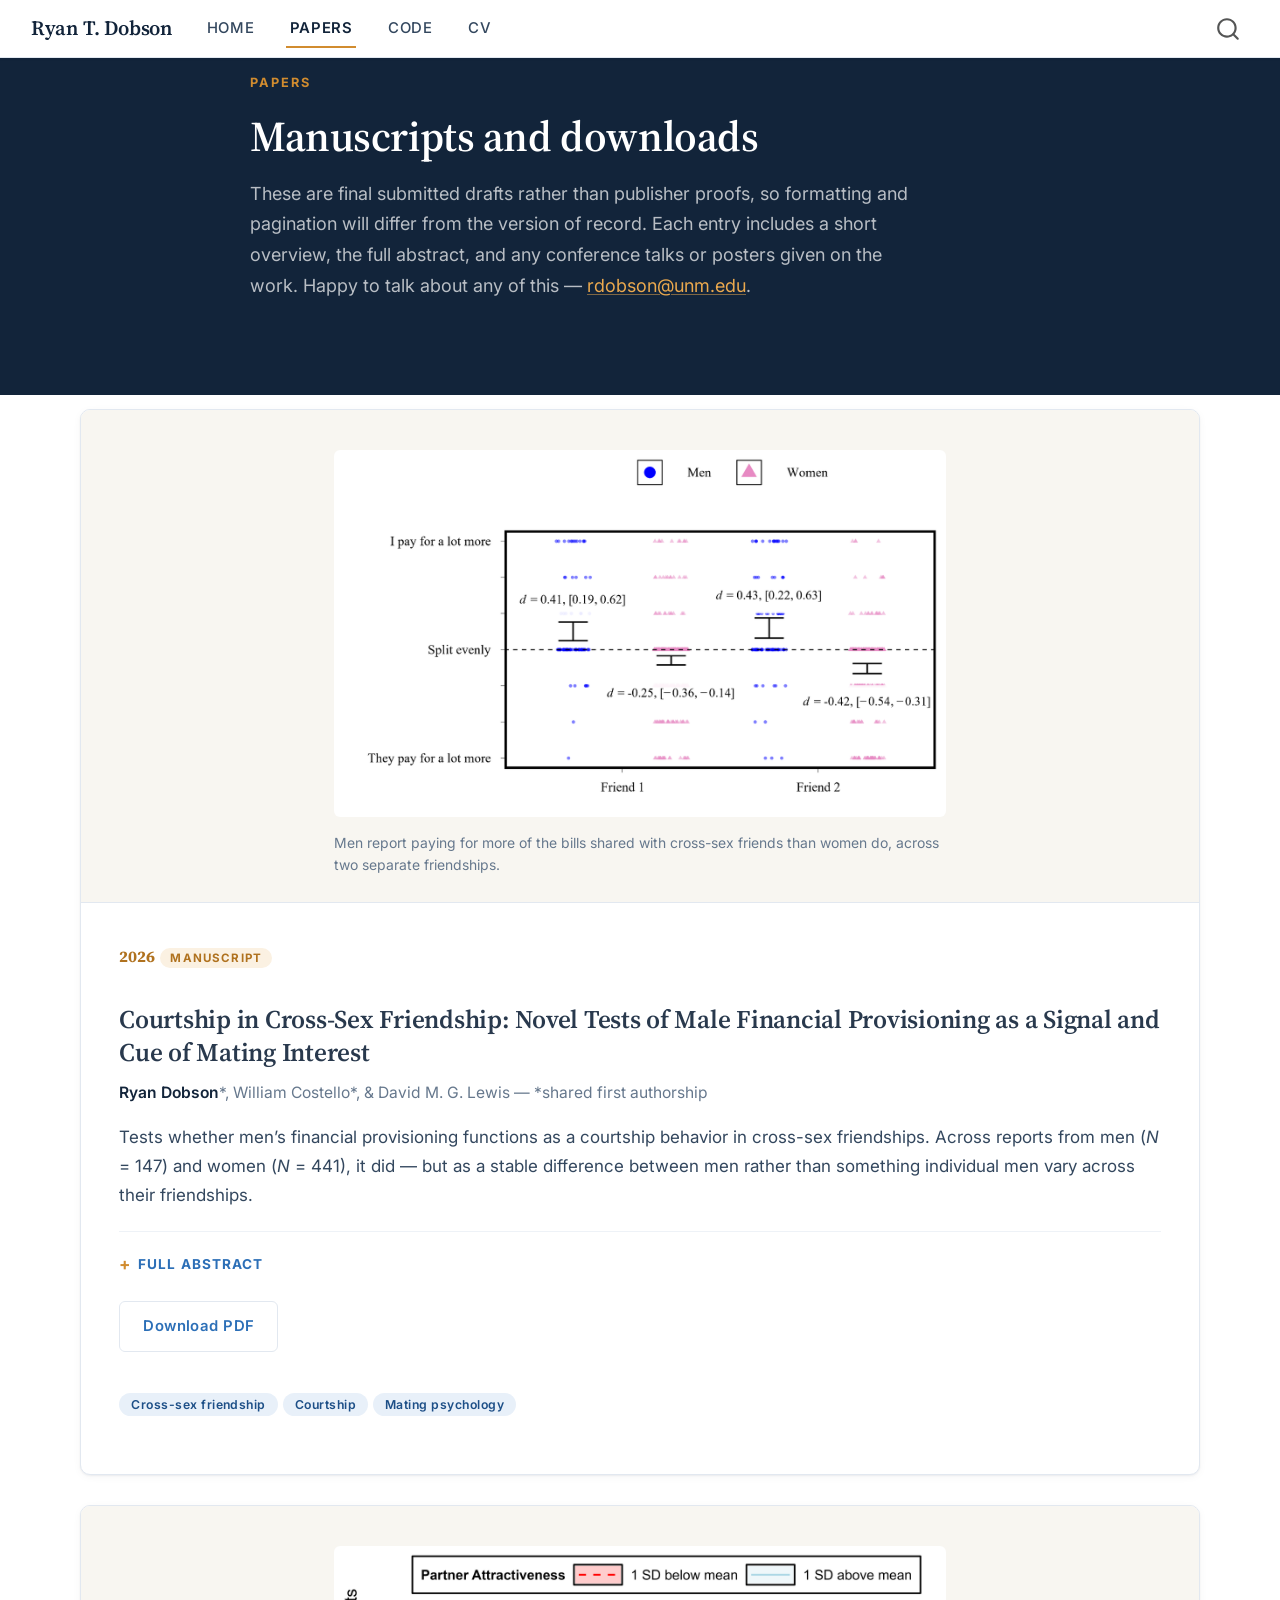
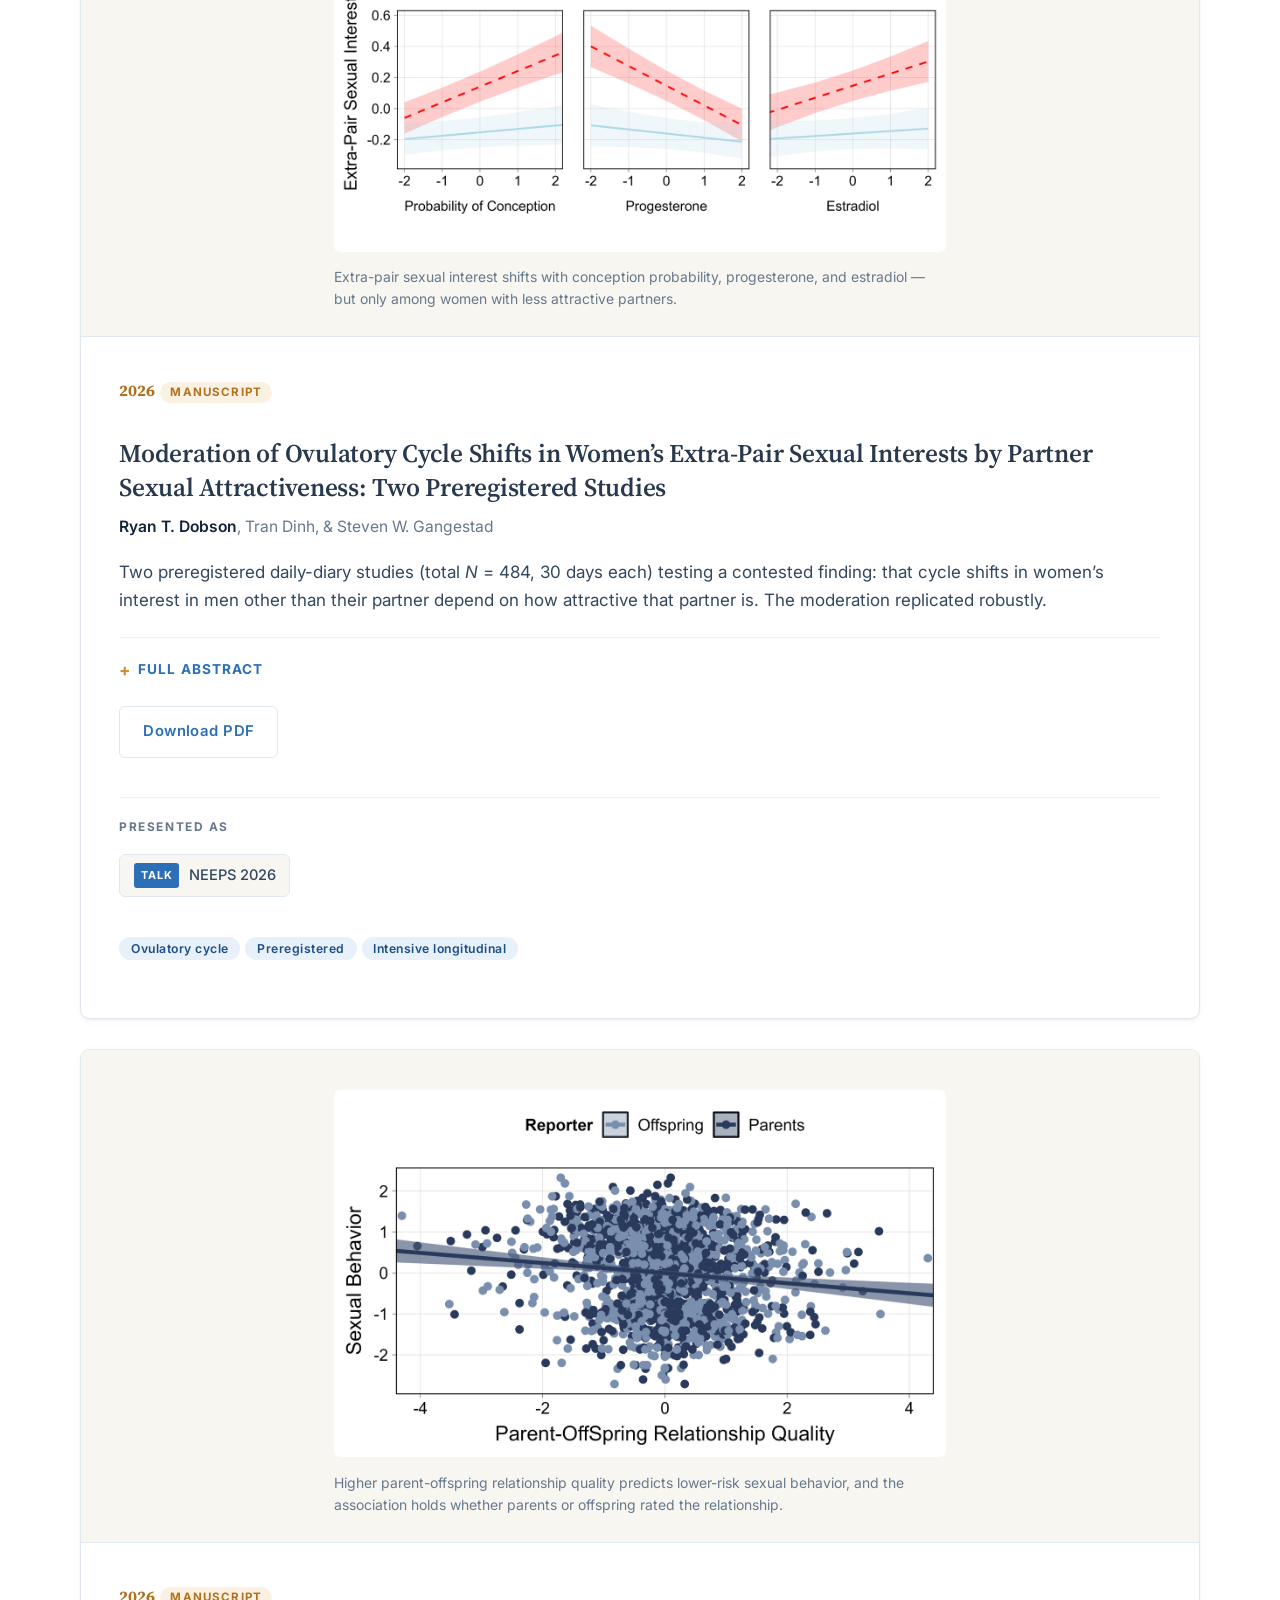
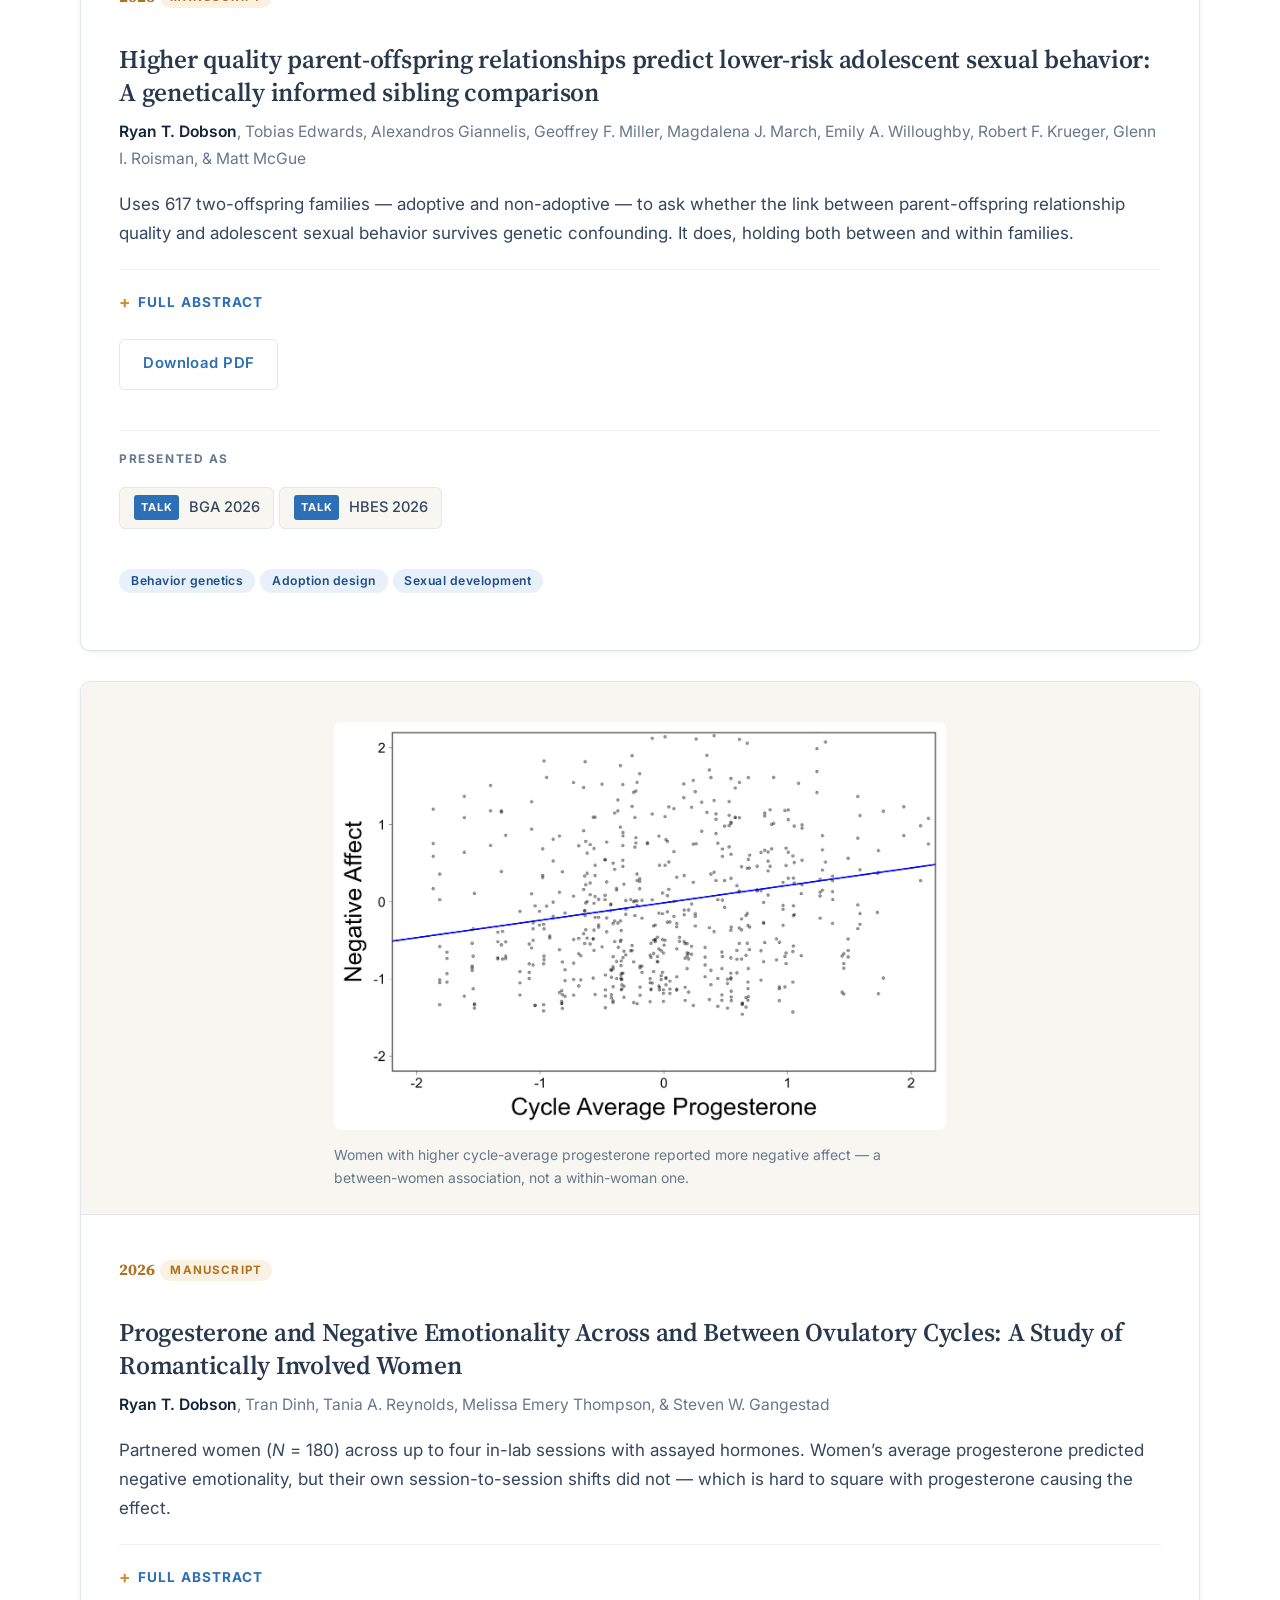
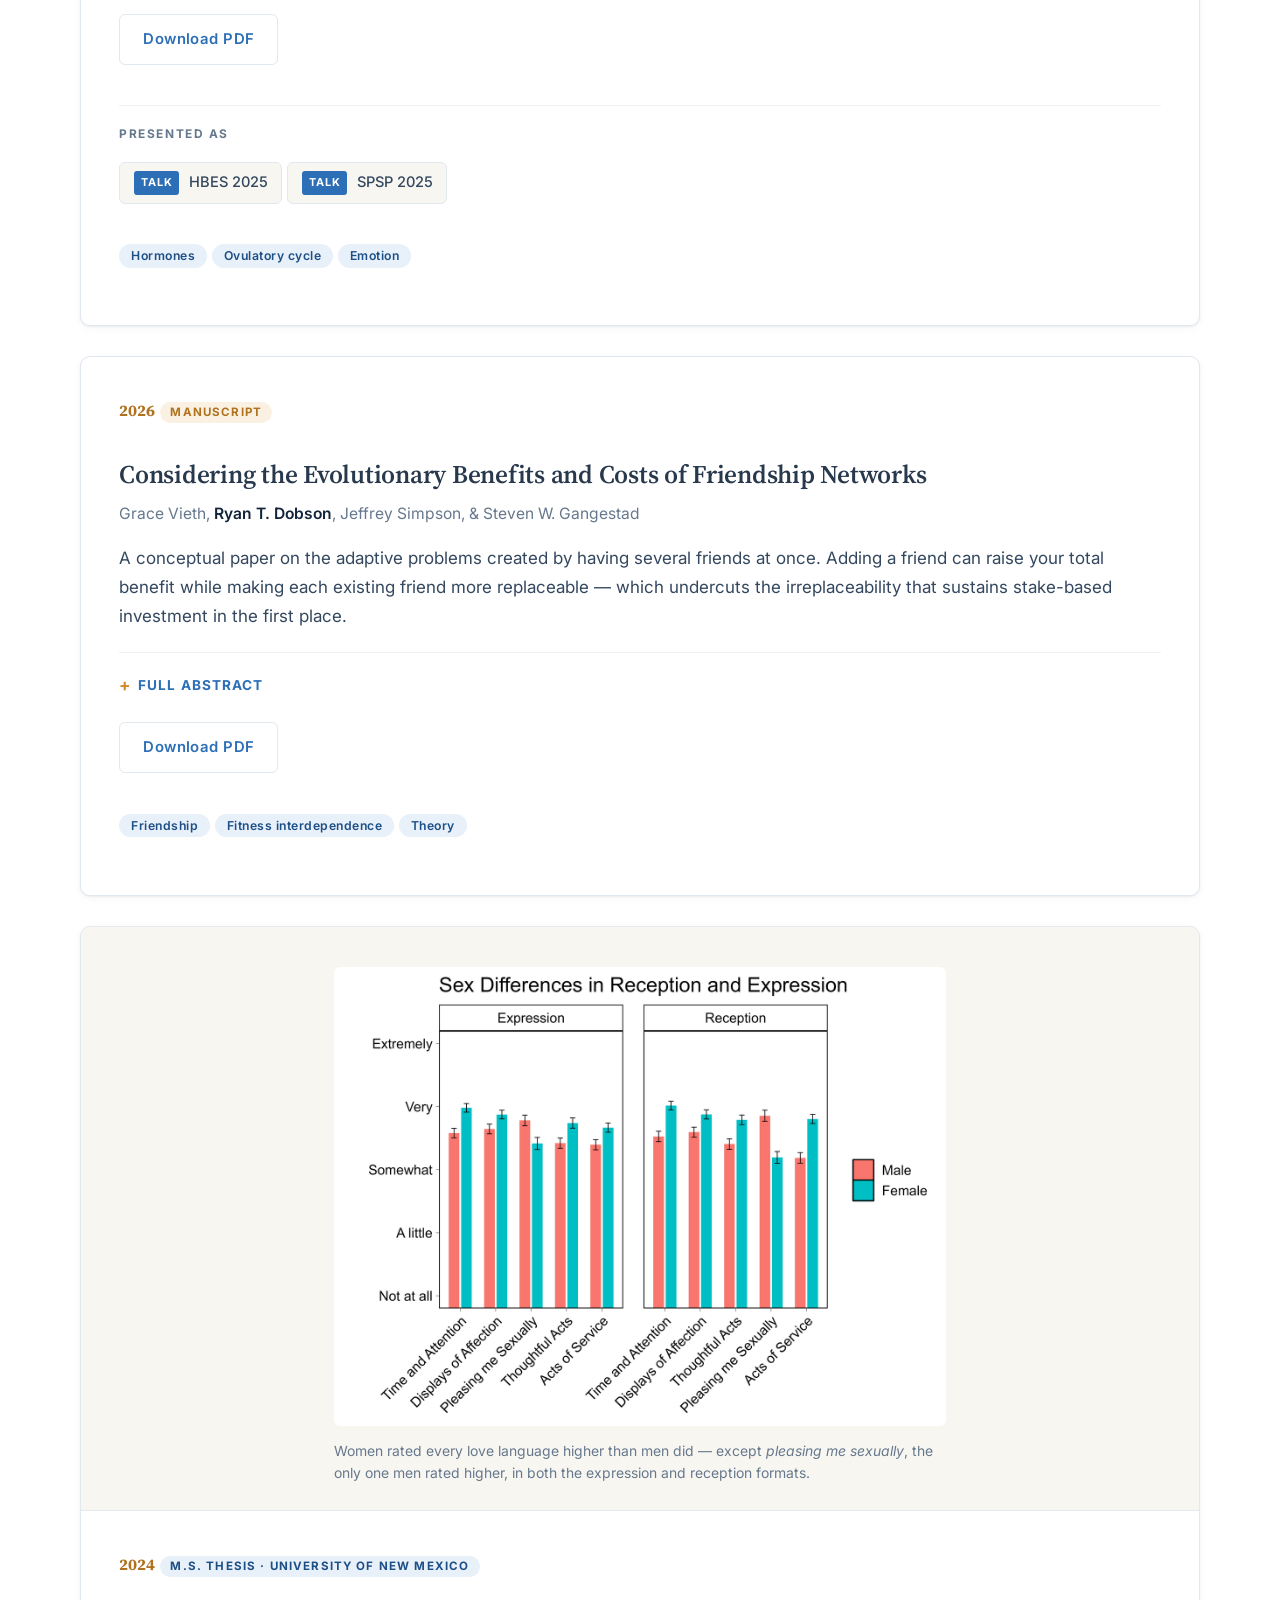
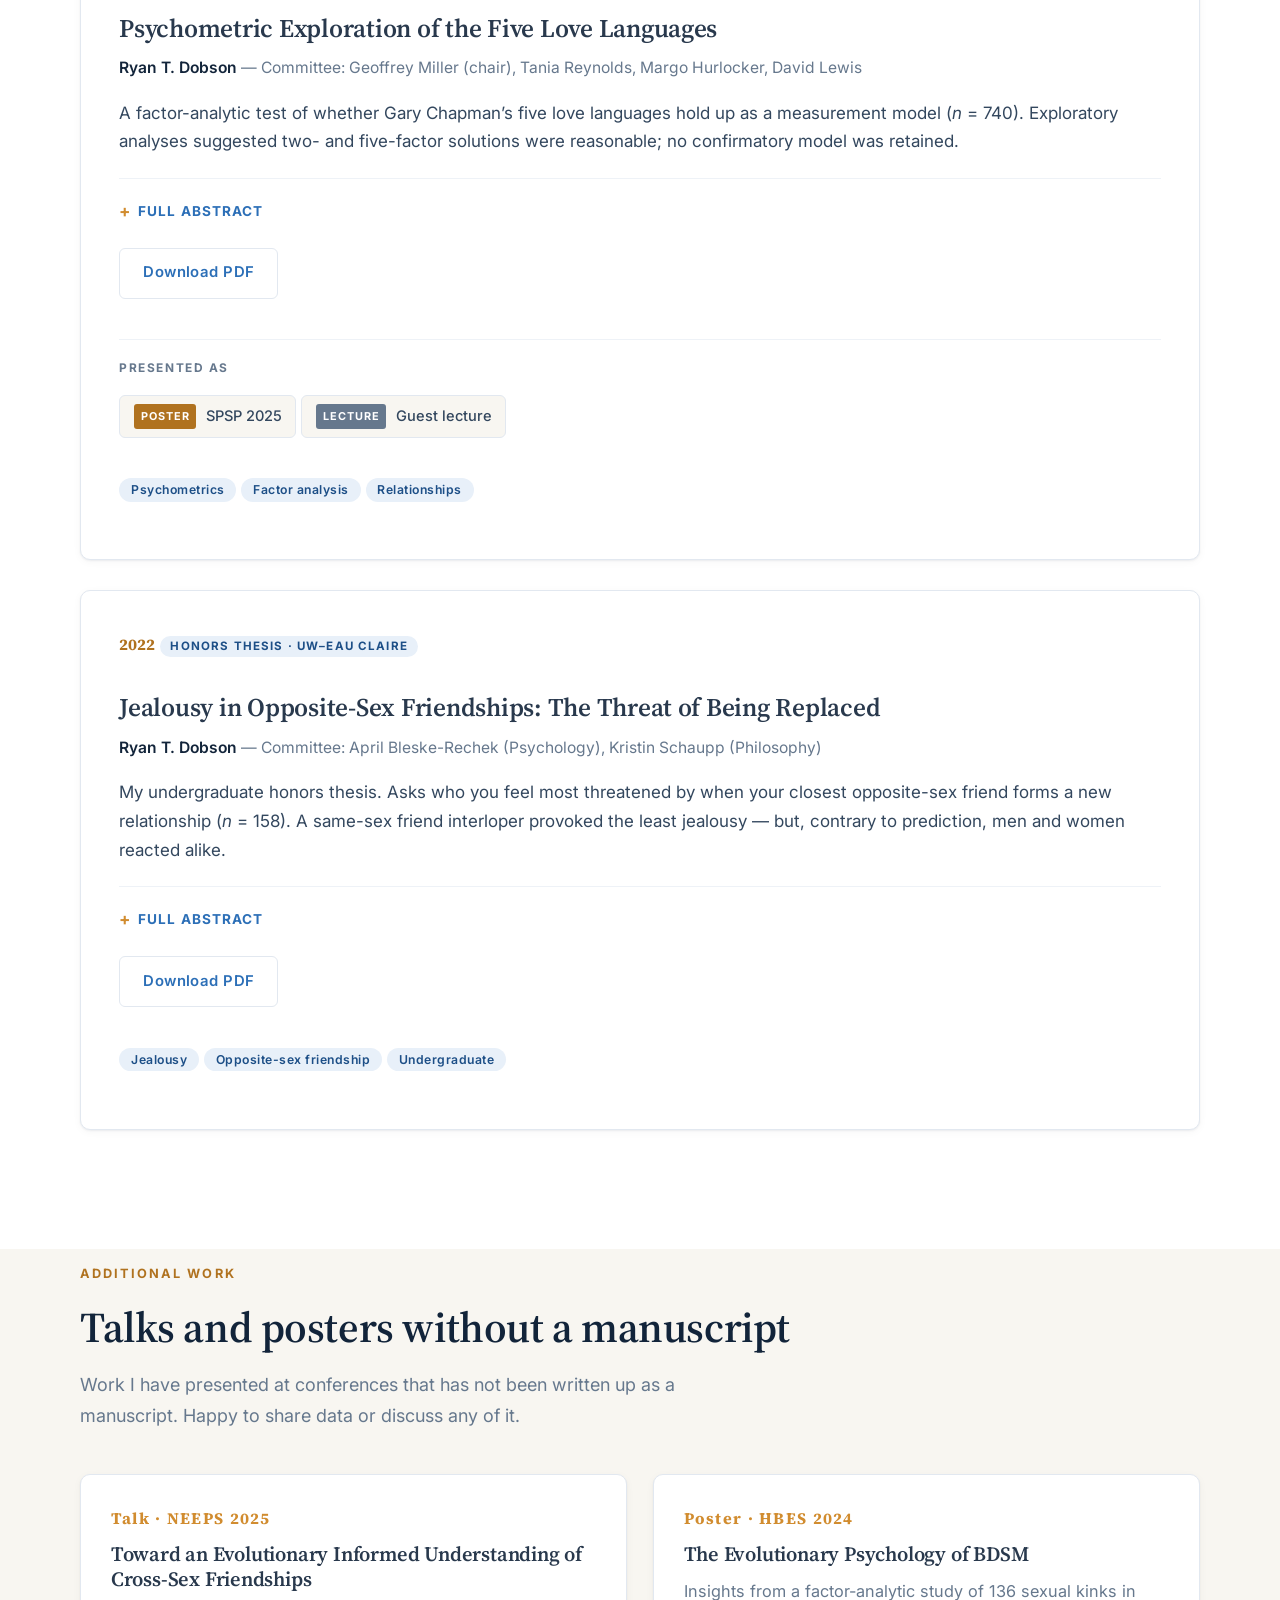
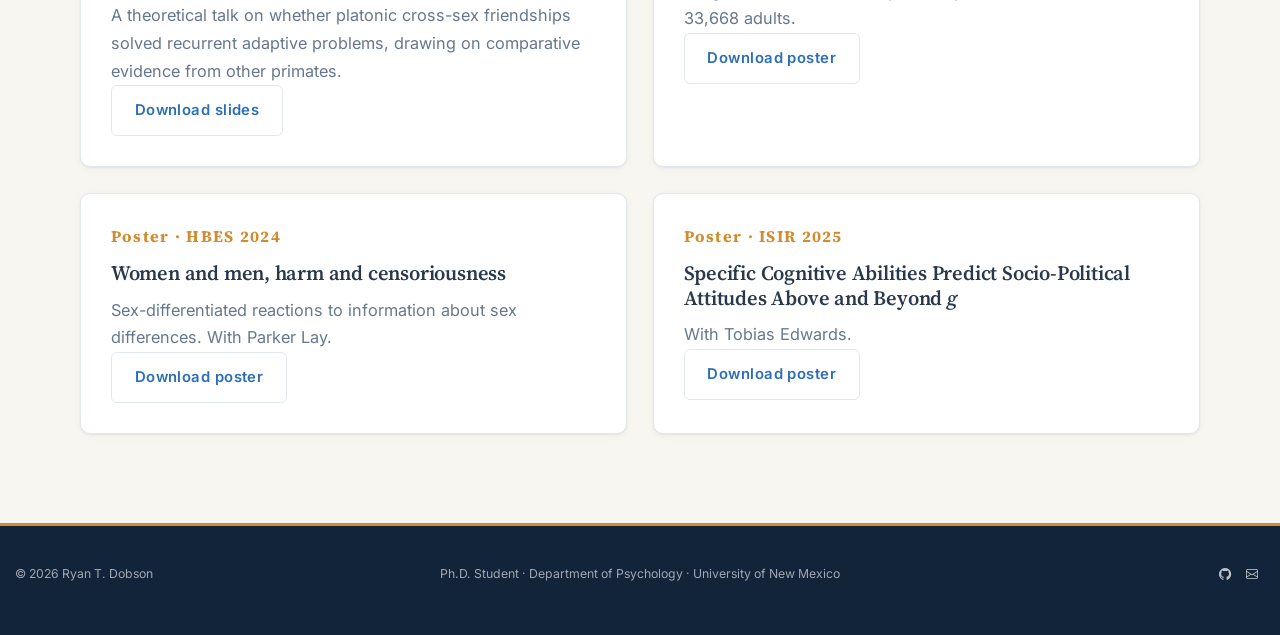
<file: docs/papers.html>
<!DOCTYPE html>
<html xmlns="http://www.w3.org/1999/xhtml" lang="en" xml:lang="en"><head>

<meta charset="utf-8">
<meta name="generator" content="quarto-1.9.36">

<meta name="viewport" content="width=device-width, initial-scale=1.0, user-scalable=yes">

<meta name="description" content="Manuscripts, conference talks, and posters by Ryan T. Dobson on cross-sex friendship, ovulatory cycle shifts, hormones, and the development of sexual behavior. Final submitted drafts available to download.">

<title>Papers – Ryan T. Dobson</title>
<style>
/* Default styles provided by pandoc.
** See https://pandoc.org/MANUAL.html#variables-for-html for config info.
*/
code{white-space: pre-wrap;}
span.smallcaps{font-variant: small-caps;}
div.columns{display: flex; gap: min(4vw, 1.5em);}
div.column{flex: auto; overflow-x: auto;}
div.hanging-indent{margin-left: 1.5em; text-indent: -1.5em;}
ul.task-list{list-style: none;}
ul.task-list li input[type="checkbox"] {
  width: 0.8em;
  margin: 0 0.8em 0.2em -1em; /* quarto-specific, see https://github.com/quarto-dev/quarto-cli/issues/4556 */ 
  vertical-align: middle;
}
</style>


<script src="site_libs/quarto-nav/quarto-nav.js"></script>
<script src="site_libs/clipboard/clipboard.min.js"></script>
<script src="site_libs/quarto-search/autocomplete.umd.js"></script>
<script src="site_libs/quarto-search/fuse.min.js"></script>
<script src="site_libs/quarto-search/quarto-search.js"></script>
<meta name="quarto:offset" content="./">
<script src="site_libs/quarto-html/quarto.js" type="module"></script>
<script src="site_libs/quarto-html/tabsets/tabsets.js" type="module"></script>
<script src="site_libs/quarto-html/popper.min.js"></script>
<script src="site_libs/quarto-html/tippy.umd.min.js"></script>
<link href="site_libs/quarto-html/tippy.css" rel="stylesheet">
<link href="site_libs/quarto-html/quarto-syntax-highlighting-845c23b38eaddc0f92fda52bfe77a8c8.css" rel="stylesheet" id="quarto-text-highlighting-styles">
<script src="site_libs/bootstrap/bootstrap.min.js"></script>
<link href="site_libs/bootstrap/bootstrap-icons.css" rel="stylesheet">
<link href="site_libs/bootstrap/bootstrap-2d446c851f0f43716746cb67b6033da7.min.css" rel="stylesheet" append-hash="true" id="quarto-bootstrap" data-mode="light">
<script id="quarto-search-options" type="application/json">{
  "location": "navbar",
  "copy-button": false,
  "collapse-after": 3,
  "panel-placement": "end",
  "type": "overlay",
  "limit": 50,
  "keyboard-shortcut": [
    "f",
    "/",
    "s"
  ],
  "show-item-context": false,
  "language": {
    "search-no-results-text": "No results",
    "search-matching-documents-text": "matching documents",
    "search-copy-link-title": "Copy link to search",
    "search-hide-matches-text": "Hide additional matches",
    "search-more-match-text": "more match in this document",
    "search-more-matches-text": "more matches in this document",
    "search-clear-button-title": "Clear",
    "search-text-placeholder": "",
    "search-detached-cancel-button-title": "Cancel",
    "search-submit-button-title": "Submit",
    "search-label": "Search"
  }
}</script>
<link rel="preconnect" href="https://fonts.googleapis.com">
<link rel="preconnect" href="https://fonts.gstatic.com" crossorigin="">
<link href="https://fonts.googleapis.com/css2?family=Inter:wght@400;500;600;700&amp;family=Source+Serif+4:opsz,wght@8..60,400;8..60,600;8..60,700&amp;display=swap" rel="stylesheet">


<link rel="stylesheet" href="styles.css">
</head>

<body class="nav-fixed fullcontent quarto-light">

<div id="quarto-search-results"></div>
  <header id="quarto-header" class="headroom fixed-top">
    <nav class="navbar navbar-expand-lg " data-bs-theme="dark">
      <div class="navbar-container container-fluid">
      <div class="navbar-brand-container mx-auto">
    <a class="navbar-brand" href="./index.html">
    <span class="navbar-title">Ryan T. Dobson</span>
    </a>
  </div>
            <div id="quarto-search" class="" title="Search"></div>
          <button class="navbar-toggler" type="button" data-bs-toggle="collapse" data-bs-target="#navbarCollapse" aria-controls="navbarCollapse" role="menu" aria-expanded="false" aria-label="Toggle navigation" onclick="if (window.quartoToggleHeadroom) { window.quartoToggleHeadroom(); }">
  <span class="navbar-toggler-icon"></span>
</button>
          <div class="collapse navbar-collapse" id="navbarCollapse">
            <ul class="navbar-nav navbar-nav-scroll me-auto">
  <li class="nav-item">
    <a class="nav-link" href="./index.html"> 
<span class="menu-text">Home</span></a>
  </li>  
  <li class="nav-item">
    <a class="nav-link active" href="./papers.html" aria-current="page"> 
<span class="menu-text">Papers</span></a>
  </li>  
  <li class="nav-item">
    <a class="nav-link" href="./code.html"> 
<span class="menu-text">Code</span></a>
  </li>  
  <li class="nav-item">
    <a class="nav-link" href="./cv.html"> 
<span class="menu-text">CV</span></a>
  </li>  
</ul>
          </div> <!-- /navcollapse -->
            <div class="quarto-navbar-tools">
</div>
      </div> <!-- /container-fluid -->
    </nav>
</header>
<!-- content -->
<div id="quarto-content" class="quarto-container page-layout-custom page-navbar">
<!-- sidebar -->
<!-- margin-sidebar -->
<!-- main -->




<div class="band band-dark band-tight">
<div class="wrap-narrow">
<p><span class="eyebrow">Papers</span></p>
<section id="manuscripts-and-downloads" class="level2 section-title">
<h2 class="section-title" data-anchor-id="manuscripts-and-downloads">Manuscripts and downloads</h2>
<div class="section-intro">
<p>These are final submitted drafts rather than publisher proofs, so formatting and pagination will differ from the version of record. Each entry includes a short overview, the full abstract, and any conference talks or posters given on the work. Happy to talk about any of this — <a href="mailto:rdobson@unm.edu">rdobson@unm.edu</a>.</p>
</div>
</section>
</div>
</div>
<div class="band">
<div class="wrap">
<!-- ------------------------------------------------------------------ -->
<div class="paper">
<div class="paper-figure">
<p><img src="files/figures/courtship-cross-sex-friendship.png" class="img-fluid" alt="Dot plot comparing how much men and women report paying for shared bills with two cross-sex friends. Men report paying for more; women report their friends pay for more."></p>
<p>Men report paying for more of the bills shared with cross-sex friends than women do, across two separate friendships.</p>
</div>
<div class="paper-body">
<div class="paper-meta">
<p><span class="paper-year">2026</span> <span class="paper-status">Manuscript</span></p>
</div>
<section id="courtship-in-cross-sex-friendship-novel-tests-of-male-financial-provisioning-as-a-signal-and-cue-of-mating-interest" class="level3">
<h3 data-anchor-id="courtship-in-cross-sex-friendship-novel-tests-of-male-financial-provisioning-as-a-signal-and-cue-of-mating-interest">Courtship in Cross-Sex Friendship: Novel Tests of Male Financial Provisioning as a Signal and Cue of Mating Interest</h3>
<div class="paper-authors">
<p><span class="me">Ryan Dobson</span>*, William Costello*, &amp; David M. G. Lewis — *shared first authorship</p>
</div>
<div class="paper-overview">
<p>Tests whether men’s financial provisioning functions as a courtship behavior in cross-sex friendships. Across reports from men (<em>N</em> = 147) and women (<em>N</em> = 441), it did — but as a stable difference between men rather than something individual men vary across their friendships.</p>
</div>
<details>
<summary>
Full abstract
</summary>
<p>Cross-sex friendships are often characterized by psychological and behavioral patterns consistent with underlying mating motivations, and many romantic relationships begin as friendships. Despite the prevalence of mating outcomes in cross-sex friendships, little is known about the courtship behaviors in cross-sex friendships that translate into these outcomes. Guided by parental investment theory, sexual economics theory, and the principle that courtship behaviors are calibrated to the mate preferences of the courted sex, we elaborated and tested multiple novel predictions about a candidate courtship behavior in cross-sex friendships: financial provisioning. Findings provided robust support for half a dozen sex-differentiated predictions. First, men (<em>N</em> = 147) reported that they pay for more of bills shared with cross-sex friends, a perspective corroborated by reports from women (<em>N</em> = 441). Second, men’s, but not women’s, interest in mating with their cross-sex friends predicted their financial provisioning behavior. Third, women, but not men, perceived cross-sex friends who financial provision them to be more interested in mating with them. Notably, all these findings were explained as between-person differences rather than within-person effects. That is, men did not provision some female friends more than others depending on their attraction to those specific friends. Rather, some men consistently provisioned across their cross-sex friendships, whereas others did not. This pattern suggests that some men are inclined to view cross-sex friendships as mating opportunities whereas others do not, which may help explain some of the variation in platonic versus mating outcomes of cross-sex friendships. Collectively, these findings offer multiple new insights into the psychology underpinning cross-sex friendships.</p>
</details>
<div class="paper-actions">
<p><a href="files/papers/dobson-costello-lewis-2026-courtship-cross-sex-friendship.pdf" class="btn-quiet">Download PDF</a></p>
</div>
<div class="tags">
<p><span class="tag">Cross-sex friendship</span> <span class="tag">Courtship</span> <span class="tag">Mating psychology</span></p>
</div>
</section>
</div>
</div>
<!-- ------------------------------------------------------------------ -->
<div class="paper">
<div class="paper-figure">
<p><img src="files/figures/ovulatory-extra-pair-interests.png" class="img-fluid" alt="Three panels showing extra-pair sexual interest plotted against probability of conception, progesterone, and estradiol, split by partner attractiveness. Effects appear for women with less attractive partners but not more attractive partners."></p>
<p>Extra-pair sexual interest shifts with conception probability, progesterone, and estradiol — but only among women with less attractive partners.</p>
</div>
<div class="paper-body">
<div class="paper-meta">
<p><span class="paper-year">2026</span> <span class="paper-status">Manuscript</span></p>
</div>
<section id="moderation-of-ovulatory-cycle-shifts-in-womens-extra-pair-sexual-interests-by-partner-sexual-attractiveness-two-preregistered-studies" class="level3">
<h3 data-anchor-id="moderation-of-ovulatory-cycle-shifts-in-womens-extra-pair-sexual-interests-by-partner-sexual-attractiveness-two-preregistered-studies">Moderation of Ovulatory Cycle Shifts in Women’s Extra-Pair Sexual Interests by Partner Sexual Attractiveness: Two Preregistered Studies</h3>
<div class="paper-authors">
<p><span class="me">Ryan T. Dobson</span>, Tran Dinh, &amp; Steven W. Gangestad</p>
</div>
<div class="paper-overview">
<p>Two preregistered daily-diary studies (total <em>N</em> = 484, 30 days each) testing a contested finding: that cycle shifts in women’s interest in men other than their partner depend on how attractive that partner is. The moderation replicated robustly.</p>
</div>
<details>
<summary>
Full abstract
</summary>
<p>For decades, researchers have sought to understand how women’s sexual psychology shifts across the menstrual cycle, from conceptive status to non-conceptive status, likely under hormonal influence of estradiol and progesterone. One key finding pertains to partnered women: A moderating influence of male partners’ sexual attractiveness on the association between conceptive status and women’s extra-pair sexual interests (attraction to men other than primary partners). Women partnered with relatively unattractive partners purportedly experience, on average, increased sexual interest in extra-pair men when conceptive in their cycles, compared to non-conceptive phases; women partnered with attractive men do not experience similar increases. A number of studies have found evidence for this association, though recent large-scale studies have yielded mixed and inconclusive evidence. More conclusive research has been needed. In the current two studies, total <em>N</em> = 484, naturally cycling women reported their sexual interests daily for 30 days. Analyses yield highly robust partner attractiveness moderation of the association between conceptive status and extra-pair sexual interest. Subsequent analyses support a role for both (imputed via a backward counting method) estradiol and progesterone. These findings have major implications for an understanding of how women’s sexual psychology shifts across the cycle.</p>
</details>
<div class="paper-actions">
<p><a href="files/papers/dobson-dinh-gangestad-2026-ovulatory-extra-pair-interests.pdf" class="btn-quiet">Download PDF</a></p>
</div>
<div class="paper-extras">
<p><span class="extras-label">Presented as</span></p>
<div class="extras-list">
<p><a href="files/talks/dobson-2026-ovulatory-extra-pair-talk-neeps.pdf" class="extra-link"><span class="extra-kind">Talk</span>NEEPS 2026</a></p>
</div>
</div>
<div class="tags">
<p><span class="tag">Ovulatory cycle</span> <span class="tag">Preregistered</span> <span class="tag">Intensive longitudinal</span></p>
</div>
</section>
</div>
</div>
<!-- ------------------------------------------------------------------ -->
<div class="paper">
<div class="paper-figure">
<p><img src="files/figures/parent-offspring-adolescent-sexual-behavior.png" class="img-fluid" alt="Scatter plot of sexual behavior against parent-offspring relationship quality, with separate fitted lines for offspring-reported and parent-reported relationship quality. Both slope downward."></p>
<p>Higher parent-offspring relationship quality predicts lower-risk sexual behavior, and the association holds whether parents or offspring rated the relationship.</p>
</div>
<div class="paper-body">
<div class="paper-meta">
<p><span class="paper-year">2026</span> <span class="paper-status">Manuscript</span></p>
</div>
<section id="higher-quality-parent-offspring-relationships-predict-lower-risk-adolescent-sexual-behavior-a-genetically-informed-sibling-comparison" class="level3">
<h3 data-anchor-id="higher-quality-parent-offspring-relationships-predict-lower-risk-adolescent-sexual-behavior-a-genetically-informed-sibling-comparison">Higher quality parent-offspring relationships predict lower-risk adolescent sexual behavior: A genetically informed sibling comparison</h3>
<div class="paper-authors">
<p><span class="me">Ryan T. Dobson</span>, Tobias Edwards, Alexandros Giannelis, Geoffrey F. Miller, Magdalena J. March, Emily A. Willoughby, Robert F. Krueger, Glenn I. Roisman, &amp; Matt McGue</p>
</div>
<div class="paper-overview">
<p>Uses 617 two-offspring families — adoptive and non-adoptive — to ask whether the link between parent-offspring relationship quality and adolescent sexual behavior survives genetic confounding. It does, holding both between and within families.</p>
</div>
<details>
<summary>
Full abstract
</summary>
<p><strong>Purpose:</strong> We used data from adopted and non-adopted siblings to separate genetic and environmental confounding of the effect of parent-offspring relationships on offspring’s risky sexual behavior.</p>
<p><strong>Methods:</strong> Data came from the Sibling and Interaction Behavior Study (SIBS), which included 617 two-offspring families enrolled between 1998 and 2004 (53% European, 39% Korean, 8% other), with either one or two adopted offspring (<em>n</em> = 409) or two non-adopted offspring (<em>n</em> = 208). At one assessment (<em>M</em> age = 17.3), parents and offspring reported on parent-offspring relationship quality; at a later assessment (<em>M</em> age = 20.7), offspring reported their sexual behavior. Univariate biometric models tested shared environmental effects and mixed-effects models examined between- and within-family effects.</p>
<p><strong>Results:</strong> Biometric modeling indicated that 15% of the variance in sexual behavior reflected shared environmental effects. Prospectively assessed parent-offspring relationship quality was significantly associated with offspring sexual behavior in both non-adopted and adopted families, eliminating the possibility of genetic confounding, and within as well as between families, consistent with a causal effect. Results were similar across both parent and offspring ratings of relationship quality.</p>
<p><strong>Discussion:</strong> We found consistent evidence for an environmental explanation: higher quality parent-offspring relationships predicted that offspring were less likely to engage in risky sexual behavior. These associations existed both between families, reflecting the impact of shared environmental factors, and within families, consistent with environmental influences that operate within families. Future research should use research designs that separate potential confounding from reactive gene-environment correlation and identify mechanisms underlying this association to inform interventions.</p>
</details>
<div class="paper-actions">
<p><a href="files/papers/dobson-etal-2026-parent-offspring-adolescent-sexual-behavior.pdf" class="btn-quiet">Download PDF</a></p>
</div>
<div class="paper-extras">
<p><span class="extras-label">Presented as</span></p>
<div class="extras-list">
<p><a href="files/talks/dobson-2026-parent-offspring-talk-bga.pdf" class="extra-link"><span class="extra-kind">Talk</span>BGA 2026</a> <a href="files/talks/dobson-2026-parent-offspring-talk-hbes.pdf" class="extra-link"><span class="extra-kind">Talk</span>HBES 2026</a></p>
</div>
</div>
<div class="tags">
<p><span class="tag">Behavior genetics</span> <span class="tag">Adoption design</span> <span class="tag">Sexual development</span></p>
</div>
</section>
</div>
</div>
<!-- ------------------------------------------------------------------ -->
<div class="paper">
<div class="paper-figure">
<p><img src="files/figures/progesterone-negative-emotionality.png" class="img-fluid" alt="Scatter plot of negative affect against cycle average progesterone with an upward-sloping fitted line, showing the between-women association."></p>
<p>Women with higher cycle-average progesterone reported more negative affect — a between-women association, not a within-woman one.</p>
</div>
<div class="paper-body">
<div class="paper-meta">
<p><span class="paper-year">2026</span> <span class="paper-status">Manuscript</span></p>
</div>
<section id="progesterone-and-negative-emotionality-across-and-between-ovulatory-cycles-a-study-of-romantically-involved-women" class="level3">
<h3 data-anchor-id="progesterone-and-negative-emotionality-across-and-between-ovulatory-cycles-a-study-of-romantically-involved-women">Progesterone and Negative Emotionality Across and Between Ovulatory Cycles: A Study of Romantically Involved Women</h3>
<div class="paper-authors">
<p><span class="me">Ryan T. Dobson</span>, Tran Dinh, Tania A. Reynolds, Melissa Emery Thompson, &amp; Steven W. Gangestad</p>
</div>
<div class="paper-overview">
<p>Partnered women (<em>N</em> = 180) across up to four in-lab sessions with assayed hormones. Women’s average progesterone predicted negative emotionality, but their own session-to-session shifts did not — which is hard to square with progesterone causing the effect.</p>
</div>
<details>
<summary>
Full abstract
</summary>
<p>In prior work, naturally cycling women’s progesterone levels were found to be associated with their anxiety levels and concerns about levels of social support. The current study further examined these associations. Naturally cycling partnered women (<em>N</em> = 180) participated in up to four in-lab sessions across a month. Each session, they filled out measures of their mood states and their concerns about investment by their primary relationship partners. Progesterone, estradiol, testosterone, and cortisol levels were assayed in session-specific urine samples. In mixed model analyses, both average levels of hormones and within-woman variations of hormones were entered as predictors of negative emotionality and concerns about partner investment. Women’s mean levels of progesterone positively predicted these outcomes, but their session-specific variations in progesterone were weakly and not significantly associated with these outcomes. Mean estradiol levels negatively and mean testosterone levels positively predicted negative emotionality. Only within-woman variations in cortisol levels predicted negative emotionality. In additional analyses, both mean follicular and luteal phase levels of progesterone predicted negative emotionality. Overall, results are not consistent with progesterone affecting negative emotionality. Perhaps negative emotionality influences progesterone levels, though additional research is needed before definitive causal conclusions can be offered.</p>
</details>
<div class="paper-actions">
<p><a href="files/papers/dobson-etal-2026-progesterone-negative-emotionality.pdf" class="btn-quiet">Download PDF</a></p>
</div>
<div class="paper-extras">
<p><span class="extras-label">Presented as</span></p>
<div class="extras-list">
<p><a href="files/talks/dobson-2025-progesterone-emotionality-talk-hbes.pdf" class="extra-link"><span class="extra-kind">Talk</span>HBES 2025</a> <a href="files/talks/dobson-2025-progesterone-emotionality-talk-spsp.pdf" class="extra-link"><span class="extra-kind">Talk</span>SPSP 2025</a></p>
</div>
</div>
<div class="tags">
<p><span class="tag">Hormones</span> <span class="tag">Ovulatory cycle</span> <span class="tag">Emotion</span></p>
</div>
</section>
</div>
</div>
<!-- ------------------------------------------------------------------ -->
<div class="paper">
<div class="paper-body">
<div class="paper-meta">
<p><span class="paper-year">2026</span> <span class="paper-status">Manuscript</span></p>
</div>
<section id="considering-the-evolutionary-benefits-and-costs-of-friendship-networks" class="level3">
<h3 data-anchor-id="considering-the-evolutionary-benefits-and-costs-of-friendship-networks">Considering the Evolutionary Benefits and Costs of Friendship Networks</h3>
<div class="paper-authors">
<p>Grace Vieth, <span class="me">Ryan T. Dobson</span>, Jeffrey Simpson, &amp; Steven W. Gangestad</p>
</div>
<div class="paper-overview">
<p>A conceptual paper on the adaptive problems created by having several friends at once. Adding a friend can raise your total benefit while making each existing friend more replaceable — which undercuts the irreplaceability that sustains stake-based investment in the first place.</p>
</div>
<details>
<summary>
Full abstract
</summary>
<p>Recent efforts have sought to redress the relative paucity of theoretical work on the adaptive benefits that led friendships to be fundamentally important close human relationships (e.g., viewing investment in them as stake-based). Still, relatively little work has specifically addressed adaptations that function to developing, maintaining, and regulating friendship networks, generally consisting of multiple friends. This paper explores this domain. Following other scholars, we observe that a key quality of friendships that maintains stake-based investment in them is irreplaceability. Adding a friend to one’s friendship network may have marginal net benefits. Yet the added friend may not only be less irreplaceable than others in the network; the added friend may reduce the irreplaceability of other friends in the network, thereby potentially weakening stake-based investment crucial to friendship. We discuss multiple adaptive problems that arise and potential solutions to them, suggestive of adaptations that people possess for the function of developing, maintaining, and regulating friendship networks. Future directions for potentially fruitful conceptual and empirical exploration are discussed, as are potential domains of application to understanding friendship more broadly.</p>
</details>
<div class="paper-actions">
<p><a href="files/papers/vieth-dobson-simpson-gangestad-2026-friendship-networks.pdf" class="btn-quiet">Download PDF</a></p>
</div>
<div class="tags">
<p><span class="tag">Friendship</span> <span class="tag">Fitness interdependence</span> <span class="tag">Theory</span></p>
</div>
</section>
</div>
</div>
<!-- ------------------------------------------------------------------ -->
<div class="paper">
<div class="paper-figure">
<p><img src="files/figures/five-love-languages.png" class="img-fluid" alt="Grouped bar chart of mean ratings for five love languages, split by sex, shown separately for expression and reception. Women rate every love language higher than men except pleasing me sexually, where men rate higher."></p>
<p>Women rated every love language higher than men did — except <em>pleasing me sexually</em>, the only one men rated higher, in both the expression and reception formats.</p>
</div>
<div class="paper-body">
<div class="paper-meta">
<p><span class="paper-year">2024</span> <span class="paper-status is-published">M.S. Thesis · University of New Mexico</span></p>
</div>
<section id="psychometric-exploration-of-the-five-love-languages" class="level3">
<h3 data-anchor-id="psychometric-exploration-of-the-five-love-languages">Psychometric Exploration of the Five Love Languages</h3>
<div class="paper-authors">
<p><span class="me">Ryan T. Dobson</span> — Committee: Geoffrey Miller (chair), Tania Reynolds, Margo Hurlocker, David Lewis</p>
</div>
<div class="paper-overview">
<p>A factor-analytic test of whether Gary Chapman’s five love languages hold up as a measurement model (<em>n</em> = 740). Exploratory analyses suggested two- and five-factor solutions were reasonable; no confirmatory model was retained.</p>
</div>
<details>
<summary>
Full abstract
</summary>
<p>Gary Chapman’s <em>The 5 Love Languages</em> (2024) is an internationally recognized popular psychology theory. In the present study (<em>n</em> = 740) a series of factor analyses were conducted to explore the structure of the five love languages. Both the structure of what behaviors people perceive as an expression of their partner’s love (reception), and the structure of what behaviors people perceive as an expression of their love for their partner (expression) were examined. Although exploratory factor analyses suggested that a two-factor and five-factor solution were reasonable across both reception and expression formats, confirmatory factor analyses resulted in no model being retained. A detailed overview of the analyses in relation to construct validity provides a clear path for future research to clarify the structure of the love languages. In addition, I discuss what researchers studying the love languages should aim to do and how they might best achieve those aims.</p>
</details>
<div class="paper-actions">
<p><a href="files/papers/dobson-2024-five-love-languages-thesis.pdf" class="btn-quiet">Download PDF</a></p>
</div>
<div class="paper-extras">
<p><span class="extras-label">Presented as</span></p>
<div class="extras-list">
<p><a href="files/posters/dobson-2025-five-love-languages-poster-spsp.pdf" class="extra-link"><span class="extra-kind is-poster">Poster</span>SPSP 2025</a> <a href="files/talks/dobson-2025-five-love-languages-guest-lecture.pdf" class="extra-link"><span class="extra-kind is-lecture">Lecture</span>Guest lecture</a></p>
</div>
</div>
<div class="tags">
<p><span class="tag">Psychometrics</span> <span class="tag">Factor analysis</span> <span class="tag">Relationships</span></p>
</div>
</section>
</div>
</div>
<!-- ------------------------------------------------------------------ -->
<div class="paper">
<div class="paper-body">
<div class="paper-meta">
<p><span class="paper-year">2022</span> <span class="paper-status is-published">Honors Thesis · UW–Eau Claire</span></p>
</div>
<section id="jealousy-in-opposite-sex-friendships-the-threat-of-being-replaced" class="level3">
<h3 data-anchor-id="jealousy-in-opposite-sex-friendships-the-threat-of-being-replaced">Jealousy in Opposite-Sex Friendships: The Threat of Being Replaced</h3>
<div class="paper-authors">
<p><span class="me">Ryan T. Dobson</span> — Committee: April Bleske-Rechek (Psychology), Kristin Schaupp (Philosophy)</p>
</div>
<div class="paper-overview">
<p>My undergraduate honors thesis. Asks who you feel most threatened by when your closest opposite-sex friend forms a new relationship (<em>n</em> = 158). A same-sex friend interloper provoked the least jealousy — but, contrary to prediction, men and women reacted alike.</p>
</div>
<details>
<summary>
Full abstract
</summary>
<p>When people are asked to imagine the loss of their best same-sex friend, a same-sex interloper (versus an opposite-sex friend interloper or romantic partner interloper) elicits the most jealousy (Krems et al., 2021). In the context of being asked to imagine their best opposite-sex friend starting three new types of relationships (same-sex friendship, opposite-sex friendship, romantic relationship), I predicted that a same-sex friend interloper would elicit less jealousy than an opposite-sex friend interloper or romantic partner interloper would, because opposite-sex friends can serve as friends or potential romantic partners. In addition, because men (compared to women) are more likely to perceive their opposite-sex friend as a potential sexual partner and women (compared to men) are more likely to perceive their opposite-sex friend as a platonic friend. I predicted that men would be more jealous of the romantic partner interloper than women, and women would be more jealous of the opposite-sex friend interloper than men. In the current study (<em>n</em> = 158, 51% female), I found that when participants are asked to imagine a best opposite-sex friend starting new relationships, a same-sex friend interloper evoked less jealousy than an opposite-sex friend interloper or romantic partner interloper did. Contrary to expectations men and women were similarly jealous of the opposite-sex friend interloper and romantic partner interloper. One direction for future research is to separate romantic jealousy from friendship jealousy in the opposite-sex friendship context.</p>
</details>
<div class="paper-actions">
<p><a href="files/papers/dobson-2022-jealousy-opposite-sex-friendships-honors-thesis.pdf" class="btn-quiet">Download PDF</a></p>
</div>
<div class="tags">
<p><span class="tag">Jealousy</span> <span class="tag">Opposite-sex friendship</span> <span class="tag">Undergraduate</span></p>
</div>
</section>
</div>
</div>
</div>
</div>
<!-- ================================================================== -->
<div class="band band-cream">
<div class="wrap">
<p><span class="eyebrow">Additional work</span></p>
<section id="talks-and-posters-without-a-manuscript" class="level2 section-title">
<h2 class="section-title" data-anchor-id="talks-and-posters-without-a-manuscript">Talks and posters without a manuscript</h2>
<div class="section-intro">
<p>Work I have presented at conferences that has not been written up as a manuscript. Happy to share data or discuss any of it.</p>
</div>
<div class="card-grid grid-2">
<div class="c-card">
<p><span class="c-card-num">Talk · NEEPS 2025</span></p>
<section id="toward-an-evolutionary-informed-understanding-of-cross-sex-friendships" class="level3">
<h3 data-anchor-id="toward-an-evolutionary-informed-understanding-of-cross-sex-friendships">Toward an Evolutionary Informed Understanding of Cross-Sex Friendships</h3>
<p>A theoretical talk on whether platonic cross-sex friendships solved recurrent adaptive problems, drawing on comparative evidence from other primates.</p>
<p><a href="files/talks/dobson-2025-cross-sex-friendships-talk-neeps.pdf" class="btn-quiet">Download slides</a></p>
</section>
</div>
<div class="c-card">
<p><span class="c-card-num">Poster · HBES 2024</span></p>
<section id="the-evolutionary-psychology-of-bdsm" class="level3">
<h3 data-anchor-id="the-evolutionary-psychology-of-bdsm">The Evolutionary Psychology of BDSM</h3>
<p>Insights from a factor-analytic study of 136 sexual kinks in 33,668 adults.</p>
<p><a href="files/posters/dobson-2024-bdsm-sexual-kinks-poster-hbes.pdf" class="btn-quiet">Download poster</a></p>
</section>
</div>
<div class="c-card">
<p><span class="c-card-num">Poster · HBES 2024</span></p>
<section id="women-and-men-harm-and-censoriousness" class="level3">
<h3 data-anchor-id="women-and-men-harm-and-censoriousness">Women and men, harm and censoriousness</h3>
<p>Sex-differentiated reactions to information about sex differences. With Parker Lay.</p>
<p><a href="files/posters/dobson-2024-sex-differences-censoriousness-poster-hbes.pdf" class="btn-quiet">Download poster</a></p>
</section>
</div>
<div class="c-card">
<p><span class="c-card-num">Poster · ISIR 2025</span></p>
<section id="specific-cognitive-abilities-predict-socio-political-attitudes-above-and-beyond-g" class="level3">
<h3 data-anchor-id="specific-cognitive-abilities-predict-socio-political-attitudes-above-and-beyond-g">Specific Cognitive Abilities Predict Socio-Political Attitudes Above and Beyond <em>g</em></h3>
<p>With Tobias Edwards.</p>
<p><a href="files/posters/dobson-2025-cognitive-abilities-political-attitudes-poster-isir.pdf" class="btn-quiet">Download poster</a></p>
</section>
</div>
</div>
</section>
</div>
</div>




<script id="quarto-html-after-body" type="application/javascript">
  window.document.addEventListener("DOMContentLoaded", function (event) {
    const isCodeAnnotation = (el) => {
      for (const clz of el.classList) {
        if (clz.startsWith('code-annotation-')) {                     
          return true;
        }
      }
      return false;
    }
    const onCopySuccess = function(e) {
      // button target
      const button = e.trigger;
      // don't keep focus
      button.blur();
      // flash "checked"
      button.classList.add('code-copy-button-checked');
      var currentTitle = button.getAttribute("title");
      button.setAttribute("title", "Copied!");
      let tooltip;
      if (window.bootstrap) {
        button.setAttribute("data-bs-toggle", "tooltip");
        button.setAttribute("data-bs-placement", "left");
        button.setAttribute("data-bs-title", "Copied!");
        tooltip = new bootstrap.Tooltip(button, 
          { trigger: "manual", 
            customClass: "code-copy-button-tooltip",
            offset: [0, -8]});
        tooltip.show();    
      }
      setTimeout(function() {
        if (tooltip) {
          tooltip.hide();
          button.removeAttribute("data-bs-title");
          button.removeAttribute("data-bs-toggle");
          button.removeAttribute("data-bs-placement");
        }
        button.setAttribute("title", currentTitle);
        button.classList.remove('code-copy-button-checked');
      }, 1000);
      // clear code selection
      e.clearSelection();
    }
    const getTextToCopy = function(trigger) {
      const outerScaffold = trigger.parentElement.cloneNode(true);
      const codeEl = outerScaffold.querySelector('code');
      for (const childEl of codeEl.children) {
        if (isCodeAnnotation(childEl)) {
          childEl.remove();
        }
      }
      return codeEl.innerText;
    }
    const clipboard = new window.ClipboardJS('.code-copy-button:not([data-in-quarto-modal])', {
      text: getTextToCopy
    });
    clipboard.on('success', onCopySuccess);
    if (window.document.getElementById('quarto-embedded-source-code-modal')) {
      const clipboardModal = new window.ClipboardJS('.code-copy-button[data-in-quarto-modal]', {
        text: getTextToCopy,
        container: window.document.getElementById('quarto-embedded-source-code-modal')
      });
      clipboardModal.on('success', onCopySuccess);
    }
      var localhostRegex = new RegExp(/^(?:http|https):\/\/localhost\:?[0-9]*\//);
      var mailtoRegex = new RegExp(/^mailto:/);
        var filterRegex = new RegExp('/' + window.location.host + '/');
      var isInternal = (href) => {
          return filterRegex.test(href) || localhostRegex.test(href) || mailtoRegex.test(href);
      }
      // Inspect non-navigation links and adorn them if external
     var links = window.document.querySelectorAll('a[href]:not(.nav-link):not(.navbar-brand):not(.toc-action):not(.sidebar-link):not(.sidebar-item-toggle):not(.pagination-link):not(.no-external):not([aria-hidden]):not(.dropdown-item):not(.quarto-navigation-tool):not(.about-link)');
      for (var i=0; i<links.length; i++) {
        const link = links[i];
        if (!isInternal(link.href)) {
          // undo the damage that might have been done by quarto-nav.js in the case of
          // links that we want to consider external
          if (link.dataset.originalHref !== undefined) {
            link.href = link.dataset.originalHref;
          }
            // target, if specified
            link.setAttribute("target", "_blank");
            if (link.getAttribute("rel") === null) {
              link.setAttribute("rel", "noopener");
            }
        }
      }
    function tippyHover(el, contentFn, onTriggerFn, onUntriggerFn) {
      const config = {
        allowHTML: true,
        maxWidth: 500,
        delay: 100,
        arrow: false,
        appendTo: function(el) {
            return el.parentElement;
        },
        interactive: true,
        interactiveBorder: 10,
        theme: 'quarto',
        placement: 'bottom-start',
      };
      if (contentFn) {
        config.content = contentFn;
      }
      if (onTriggerFn) {
        config.onTrigger = onTriggerFn;
      }
      if (onUntriggerFn) {
        config.onUntrigger = onUntriggerFn;
      }
      window.tippy(el, config); 
    }
    const noterefs = window.document.querySelectorAll('a[role="doc-noteref"]');
    for (var i=0; i<noterefs.length; i++) {
      const ref = noterefs[i];
      tippyHover(ref, function() {
        // use id or data attribute instead here
        let href = ref.getAttribute('data-footnote-href') || ref.getAttribute('href');
        try { href = new URL(href).hash; } catch {}
        const id = href.replace(/^#\/?/, "");
        const note = window.document.getElementById(id);
        if (note) {
          return note.innerHTML;
        } else {
          return "";
        }
      });
    }
    const xrefs = window.document.querySelectorAll('a.quarto-xref');
    const processXRef = (id, note) => {
      // Strip column container classes
      const stripColumnClz = (el) => {
        el.classList.remove("page-full", "page-columns");
        if (el.children) {
          for (const child of el.children) {
            stripColumnClz(child);
          }
        }
      }
      stripColumnClz(note)
      if (id === null || id.startsWith('sec-')) {
        // Special case sections, only their first couple elements
        const container = document.createElement("div");
        if (note.children && note.children.length > 2) {
          container.appendChild(note.children[0].cloneNode(true));
          for (let i = 1; i < note.children.length; i++) {
            const child = note.children[i];
            if (child.tagName === "P" && child.innerText === "") {
              continue;
            } else {
              container.appendChild(child.cloneNode(true));
              break;
            }
          }
          if (window.Quarto?.typesetMath) {
            window.Quarto.typesetMath(container);
          }
          return container.innerHTML
        } else {
          if (window.Quarto?.typesetMath) {
            window.Quarto.typesetMath(note);
          }
          return note.innerHTML;
        }
      } else {
        // Remove any anchor links if they are present
        const anchorLink = note.querySelector('a.anchorjs-link');
        if (anchorLink) {
          anchorLink.remove();
        }
        if (window.Quarto?.typesetMath) {
          window.Quarto.typesetMath(note);
        }
        if (note.classList.contains("callout")) {
          return note.outerHTML;
        } else {
          return note.innerHTML;
        }
      }
    }
    for (var i=0; i<xrefs.length; i++) {
      const xref = xrefs[i];
      tippyHover(xref, undefined, function(instance) {
        instance.disable();
        let url = xref.getAttribute('href');
        let hash = undefined; 
        if (url.startsWith('#')) {
          hash = url;
        } else {
          try { hash = new URL(url).hash; } catch {}
        }
        if (hash) {
          const id = hash.replace(/^#\/?/, "");
          const note = window.document.getElementById(id);
          if (note !== null) {
            try {
              const html = processXRef(id, note.cloneNode(true));
              instance.setContent(html);
            } finally {
              instance.enable();
              instance.show();
            }
          } else {
            // See if we can fetch this
            fetch(url.split('#')[0])
            .then(res => res.text())
            .then(html => {
              const parser = new DOMParser();
              const htmlDoc = parser.parseFromString(html, "text/html");
              const note = htmlDoc.getElementById(id);
              if (note !== null) {
                const html = processXRef(id, note);
                instance.setContent(html);
              } 
            }).finally(() => {
              instance.enable();
              instance.show();
            });
          }
        } else {
          // See if we can fetch a full url (with no hash to target)
          // This is a special case and we should probably do some content thinning / targeting
          fetch(url)
          .then(res => res.text())
          .then(html => {
            const parser = new DOMParser();
            const htmlDoc = parser.parseFromString(html, "text/html");
            const note = htmlDoc.querySelector('main.content');
            if (note !== null) {
              // This should only happen for chapter cross references
              // (since there is no id in the URL)
              // remove the first header
              if (note.children.length > 0 && note.children[0].tagName === "HEADER") {
                note.children[0].remove();
              }
              const html = processXRef(null, note);
              instance.setContent(html);
            } 
          }).finally(() => {
            instance.enable();
            instance.show();
          });
        }
      }, function(instance) {
      });
    }
        let selectedAnnoteEl;
        const selectorForAnnotation = ( cell, annotation) => {
          let cellAttr = 'data-code-cell="' + cell + '"';
          let lineAttr = 'data-code-annotation="' +  annotation + '"';
          const selector = 'span[' + cellAttr + '][' + lineAttr + ']';
          return selector;
        }
        const selectCodeLines = (annoteEl) => {
          const doc = window.document;
          const targetCell = annoteEl.getAttribute("data-target-cell");
          const targetAnnotation = annoteEl.getAttribute("data-target-annotation");
          const annoteSpan = window.document.querySelector(selectorForAnnotation(targetCell, targetAnnotation));
          const lines = annoteSpan.getAttribute("data-code-lines").split(",");
          const lineIds = lines.map((line) => {
            return targetCell + "-" + line;
          })
          let top = null;
          let height = null;
          let parent = null;
          if (lineIds.length > 0) {
              //compute the position of the single el (top and bottom and make a div)
              const el = window.document.getElementById(lineIds[0]);
              top = el.offsetTop;
              height = el.offsetHeight;
              parent = el.parentElement.parentElement;
            if (lineIds.length > 1) {
              const lastEl = window.document.getElementById(lineIds[lineIds.length - 1]);
              const bottom = lastEl.offsetTop + lastEl.offsetHeight;
              height = bottom - top;
            }
            if (top !== null && height !== null && parent !== null) {
              // cook up a div (if necessary) and position it 
              let div = window.document.getElementById("code-annotation-line-highlight");
              if (div === null) {
                div = window.document.createElement("div");
                div.setAttribute("id", "code-annotation-line-highlight");
                div.style.position = 'absolute';
                parent.appendChild(div);
              }
              div.style.top = top - 2 + "px";
              div.style.height = height + 4 + "px";
              div.style.left = 0;
              let gutterDiv = window.document.getElementById("code-annotation-line-highlight-gutter");
              if (gutterDiv === null) {
                gutterDiv = window.document.createElement("div");
                gutterDiv.setAttribute("id", "code-annotation-line-highlight-gutter");
                gutterDiv.style.position = 'absolute';
                const codeCell = window.document.getElementById(targetCell);
                const gutter = codeCell.querySelector('.code-annotation-gutter');
                gutter.appendChild(gutterDiv);
              }
              gutterDiv.style.top = top - 2 + "px";
              gutterDiv.style.height = height + 4 + "px";
            }
            selectedAnnoteEl = annoteEl;
          }
        };
        const unselectCodeLines = () => {
          const elementsIds = ["code-annotation-line-highlight", "code-annotation-line-highlight-gutter"];
          elementsIds.forEach((elId) => {
            const div = window.document.getElementById(elId);
            if (div) {
              div.remove();
            }
          });
          selectedAnnoteEl = undefined;
        };
          // Handle positioning of the toggle
      window.addEventListener(
        "resize",
        throttle(() => {
          elRect = undefined;
          if (selectedAnnoteEl) {
            selectCodeLines(selectedAnnoteEl);
          }
        }, 10)
      );
      function throttle(fn, ms) {
      let throttle = false;
      let timer;
        return (...args) => {
          if(!throttle) { // first call gets through
              fn.apply(this, args);
              throttle = true;
          } else { // all the others get throttled
              if(timer) clearTimeout(timer); // cancel #2
              timer = setTimeout(() => {
                fn.apply(this, args);
                timer = throttle = false;
              }, ms);
          }
        };
      }
        // Attach click handler to the DT
        const annoteDls = window.document.querySelectorAll('dt[data-target-cell]');
        for (const annoteDlNode of annoteDls) {
          annoteDlNode.addEventListener('click', (event) => {
            const clickedEl = event.target;
            if (clickedEl !== selectedAnnoteEl) {
              unselectCodeLines();
              const activeEl = window.document.querySelector('dt[data-target-cell].code-annotation-active');
              if (activeEl) {
                activeEl.classList.remove('code-annotation-active');
              }
              selectCodeLines(clickedEl);
              clickedEl.classList.add('code-annotation-active');
            } else {
              // Unselect the line
              unselectCodeLines();
              clickedEl.classList.remove('code-annotation-active');
            }
          });
        }
    const findCites = (el) => {
      const parentEl = el.parentElement;
      if (parentEl) {
        const cites = parentEl.dataset.cites;
        if (cites) {
          return {
            el,
            cites: cites.split(' ')
          };
        } else {
          return findCites(el.parentElement)
        }
      } else {
        return undefined;
      }
    };
    var bibliorefs = window.document.querySelectorAll('a[role="doc-biblioref"]');
    for (var i=0; i<bibliorefs.length; i++) {
      const ref = bibliorefs[i];
      const citeInfo = findCites(ref);
      if (citeInfo) {
        tippyHover(citeInfo.el, function() {
          var popup = window.document.createElement('div');
          citeInfo.cites.forEach(function(cite) {
            var citeDiv = window.document.createElement('div');
            citeDiv.classList.add('hanging-indent');
            citeDiv.classList.add('csl-entry');
            var biblioDiv = window.document.getElementById('ref-' + cite);
            if (biblioDiv) {
              citeDiv.innerHTML = biblioDiv.innerHTML;
            }
            popup.appendChild(citeDiv);
          });
          return popup.innerHTML;
        });
      }
    }
  });
  </script>
</div> <!-- /content -->
<footer class="footer">
  <div class="nav-footer">
    <div class="nav-footer-left">
<p>© 2026 Ryan T. Dobson</p>
</div>   
    <div class="nav-footer-center">
<p>Ph.D.&nbsp;Student · Department of Psychology · University of New Mexico</p>
</div>
    <div class="nav-footer-right">
      <ul class="footer-items list-unstyled">
    <li class="nav-item compact">
    <a class="nav-link" href="https://github.com/ryandobson">
      <i class="bi bi-github" role="img" aria-label="GitHub">
</i> 
    </a>
  </li>  
    <li class="nav-item compact">
    <a class="nav-link" href="mailto:rdobson@unm.edu">
      <i class="bi bi-envelope" role="img" aria-label="Email">
</i> 
    </a>
  </li>  
</ul>
    </div>
  </div>
</footer>




</body></html>
</file>
<file: docs/site_libs/quarto-html/tippy.css>
.tippy-box[data-animation=fade][data-state=hidden]{opacity:0}[data-tippy-root]{max-width:calc(100vw - 10px)}.tippy-box{position:relative;background-color:#333;color:#fff;border-radius:4px;font-size:14px;line-height:1.4;white-space:normal;outline:0;transition-property:transform,visibility,opacity}.tippy-box[data-placement^=top]>.tippy-arrow{bottom:0}.tippy-box[data-placement^=top]>.tippy-arrow:before{bottom:-7px;left:0;border-width:8px 8px 0;border-top-color:initial;transform-origin:center top}.tippy-box[data-placement^=bottom]>.tippy-arrow{top:0}.tippy-box[data-placement^=bottom]>.tippy-arrow:before{top:-7px;left:0;border-width:0 8px 8px;border-bottom-color:initial;transform-origin:center bottom}.tippy-box[data-placement^=left]>.tippy-arrow{right:0}.tippy-box[data-placement^=left]>.tippy-arrow:before{border-width:8px 0 8px 8px;border-left-color:initial;right:-7px;transform-origin:center left}.tippy-box[data-placement^=right]>.tippy-arrow{left:0}.tippy-box[data-placement^=right]>.tippy-arrow:before{left:-7px;border-width:8px 8px 8px 0;border-right-color:initial;transform-origin:center right}.tippy-box[data-inertia][data-state=visible]{transition-timing-function:cubic-bezier(.54,1.5,.38,1.11)}.tippy-arrow{width:16px;height:16px;color:#333}.tippy-arrow:before{content:"";position:absolute;border-color:transparent;border-style:solid}.tippy-content{position:relative;padding:5px 9px;z-index:1}
</file>
<file: docs/site_libs/quarto-html/quarto-syntax-highlighting-845c23b38eaddc0f92fda52bfe77a8c8.css>
/* quarto syntax highlight colors */
:root {
  --quarto-hl-ot-color: #003B4F;
  --quarto-hl-at-color: #657422;
  --quarto-hl-ss-color: #20794D;
  --quarto-hl-an-color: #5E5E5E;
  --quarto-hl-fu-color: #4758AB;
  --quarto-hl-st-color: #20794D;
  --quarto-hl-cf-color: #003B4F;
  --quarto-hl-op-color: #5E5E5E;
  --quarto-hl-er-color: #AD0000;
  --quarto-hl-bn-color: #AD0000;
  --quarto-hl-al-color: #AD0000;
  --quarto-hl-va-color: #111111;
  --quarto-hl-bu-color: inherit;
  --quarto-hl-ex-color: inherit;
  --quarto-hl-pp-color: #AD0000;
  --quarto-hl-in-color: #5E5E5E;
  --quarto-hl-vs-color: #20794D;
  --quarto-hl-wa-color: #5E5E5E;
  --quarto-hl-do-color: #5E5E5E;
  --quarto-hl-im-color: #00769E;
  --quarto-hl-ch-color: #20794D;
  --quarto-hl-dt-color: #AD0000;
  --quarto-hl-fl-color: #AD0000;
  --quarto-hl-co-color: #5E5E5E;
  --quarto-hl-cv-color: #5E5E5E;
  --quarto-hl-cn-color: #8f5902;
  --quarto-hl-sc-color: #5E5E5E;
  --quarto-hl-dv-color: #AD0000;
  --quarto-hl-kw-color: #003B4F;
}

/* other quarto variables */
:root {
  --quarto-font-monospace: SFMono-Regular, Menlo, Monaco, Consolas, "Liberation Mono", "Courier New", monospace;
}

/* syntax highlight based on Pandoc's rules */
pre > code.sourceCode > span {
  color: #003B4F;
}

code.sourceCode > span {
  color: #003B4F;
}

div.sourceCode,
div.sourceCode pre.sourceCode {
  color: #003B4F;
}

/* Normal */
code span {
  color: #003B4F;
}

/* Alert */
code span.al {
  color: #AD0000;
  font-style: inherit;
}

/* Annotation */
code span.an {
  color: #5E5E5E;
  font-style: inherit;
}

/* Attribute */
code span.at {
  color: #657422;
  font-style: inherit;
}

/* BaseN */
code span.bn {
  color: #AD0000;
  font-style: inherit;
}

/* BuiltIn */
code span.bu {
  font-style: inherit;
}

/* ControlFlow */
code span.cf {
  color: #003B4F;
  font-weight: bold;
  font-style: inherit;
}

/* Char */
code span.ch {
  color: #20794D;
  font-style: inherit;
}

/* Constant */
code span.cn {
  color: #8f5902;
  font-style: inherit;
}

/* Comment */
code span.co {
  color: #5E5E5E;
  font-style: inherit;
}

/* CommentVar */
code span.cv {
  color: #5E5E5E;
  font-style: italic;
}

/* Documentation */
code span.do {
  color: #5E5E5E;
  font-style: italic;
}

/* DataType */
code span.dt {
  color: #AD0000;
  font-style: inherit;
}

/* DecVal */
code span.dv {
  color: #AD0000;
  font-style: inherit;
}

/* Error */
code span.er {
  color: #AD0000;
  font-style: inherit;
}

/* Extension */
code span.ex {
  font-style: inherit;
}

/* Float */
code span.fl {
  color: #AD0000;
  font-style: inherit;
}

/* Function */
code span.fu {
  color: #4758AB;
  font-style: inherit;
}

/* Import */
code span.im {
  color: #00769E;
  font-style: inherit;
}

/* Information */
code span.in {
  color: #5E5E5E;
  font-style: inherit;
}

/* Keyword */
code span.kw {
  color: #003B4F;
  font-weight: bold;
  font-style: inherit;
}

/* Operator */
code span.op {
  color: #5E5E5E;
  font-style: inherit;
}

/* Other */
code span.ot {
  color: #003B4F;
  font-style: inherit;
}

/* Preprocessor */
code span.pp {
  color: #AD0000;
  font-style: inherit;
}

/* SpecialChar */
code span.sc {
  color: #5E5E5E;
  font-style: inherit;
}

/* SpecialString */
code span.ss {
  color: #20794D;
  font-style: inherit;
}

/* String */
code span.st {
  color: #20794D;
  font-style: inherit;
}

/* Variable */
code span.va {
  color: #111111;
  font-style: inherit;
}

/* VerbatimString */
code span.vs {
  color: #20794D;
  font-style: inherit;
}

/* Warning */
code span.wa {
  color: #5E5E5E;
  font-style: italic;
}

.prevent-inlining {
  content: "</";
}

/*# sourceMappingURL=ac89f0bb514bba72461919f78549e31c.css.map */
</file>
<file: docs/styles.css>
/* ==========================================================================
   Ryan T. Dobson — site design system
   Palette keeps the original blue + amber, deepened for contrast.
   ========================================================================== */

:root {
  /* brand */
  --primary:        #2c6fb7;
  --primary-dark:   #1d4f87;
  --primary-light:  #e8f0f9;
  --accent:         #d18c2f;
  --accent-dark:    #b0721f;
  --accent-light:   #fbf1e2;

  /* neutrals */
  --ink:            #12243a;
  --ink-soft:       #1b3350;
  --body:           #33475e;
  --muted:          #66788d;
  --line:           #e2e8f0;
  --line-soft:       #eef2f7;
  --cream:          #f8f6f1;
  --surface:        #ffffff;

  /* type */
  --font-display: "Source Serif 4", Georgia, "Times New Roman", serif;
  --font-sans: "Inter", -apple-system, BlinkMacSystemFont, "Segoe UI", Roboto, sans-serif;

  /* rhythm */
  --wrap: 1120px;
  --wrap-narrow: 780px;
  --band-y: clamp(3.5rem, 7vw, 6.5rem);
  --radius: 10px;
  --shadow-sm: 0 1px 2px rgba(18, 36, 58, .06), 0 2px 8px rgba(18, 36, 58, .04);
  --shadow-md: 0 4px 12px rgba(18, 36, 58, .08), 0 12px 32px rgba(18, 36, 58, .07);
}

/* --------------------------------------------------------------------------
   Base
   -------------------------------------------------------------------------- */

body {
  font-family: var(--font-sans);
  color: var(--body);
  background: var(--surface);
  font-size: 1.0625rem;
  line-height: 1.7;
  -webkit-font-smoothing: antialiased;
}

h1, h2, h3, h4 {
  font-family: var(--font-display);
  color: var(--ink);
  font-weight: 600;
  line-height: 1.2;
  letter-spacing: -0.01em;
}

/* The old stylesheet drew rules under every heading. Sections carry the
   structure now, so headings stay clean. */
h1, h2 { border-bottom: none; padding-bottom: 0; display: block; }

a { color: var(--primary); text-decoration-thickness: 1px; text-underline-offset: 2px; }
a:hover { color: var(--accent-dark); }

::selection { background: var(--accent-light); color: var(--ink); }

/* --------------------------------------------------------------------------
   Navbar
   -------------------------------------------------------------------------- */

.navbar {
  background: rgba(255, 255, 255, .92) !important;
  backdrop-filter: saturate(180%) blur(12px);
  border-bottom: 1px solid var(--line);
  padding: .35rem 0;
  box-shadow: 0 1px 3px rgba(18, 36, 58, .04);
}

.navbar .navbar-brand {
  font-family: var(--font-display);
  font-weight: 600;
  font-size: 1.2rem;
  color: var(--ink) !important;
  letter-spacing: -0.01em;
}
.navbar .navbar-brand:hover { color: var(--primary) !important; }

.navbar .nav-link {
  color: var(--body) !important;
  font-size: .875rem;
  font-weight: 500;
  letter-spacing: .04em;
  text-transform: uppercase;
  padding: .5rem .2rem !important;
  margin: 0 .85rem;
  position: relative;
}
.navbar .nav-link::after {
  content: "";
  position: absolute;
  left: 0; right: 0; bottom: .15rem;
  height: 2px;
  background: var(--accent);
  transform: scaleX(0);
  transform-origin: left;
  transition: transform .22s ease;
}
.navbar .nav-link:hover { color: var(--ink) !important; }
.navbar .nav-link:hover::after,
.navbar .nav-link.active::after { transform: scaleX(1); }
.navbar .nav-link.active { color: var(--ink) !important; font-weight: 600; }

/* search + toggler tint */
.navbar .aa-Autocomplete, .navbar #quarto-search { filter: none; }
.navbar-toggler { border-color: var(--line); }

/* --------------------------------------------------------------------------
   Layout primitives — full-bleed bands with a constrained inner column
   -------------------------------------------------------------------------- */

.band { padding: var(--band-y) 0; }
.band-cream { background: var(--cream); }
.band-tint  { background: var(--primary-light); }
.band-dark  { background: var(--ink); color: rgba(255,255,255,.82); }
.band-dark h1, .band-dark h2, .band-dark h3 { color: #fff; }

/* The default link blue only reaches ~3:1 on the dark band. This amber
   clears WCAG AA for body text. */
.band-dark a:not(.btn-primary-c):not(.btn-ghost):not(.btn-quiet),
.hero a:not(.btn-primary-c):not(.btn-ghost):not(.btn-quiet):not(.profile-links a) {
  color: #eba94e;
  text-decoration-color: rgba(235, 169, 78, .5);
}
.band-dark a:not(.btn-primary-c):not(.btn-ghost):not(.btn-quiet):hover,
.hero a:not(.btn-primary-c):not(.btn-ghost):not(.btn-quiet):hover {
  color: #f6c67f;
}
.band-tight { padding: clamp(2.25rem, 4vw, 3.25rem) 0; }

.wrap {
  width: min(var(--wrap), calc(100% - 2rem));
  margin-inline: auto;
}
.wrap-narrow {
  width: min(var(--wrap-narrow), calc(100% - 2rem));
  margin-inline: auto;
}

/* Section heading block: small tracked label over a display heading. */
.eyebrow {
  font-family: var(--font-sans);
  font-size: .75rem;
  font-weight: 700;
  letter-spacing: .16em;
  text-transform: uppercase;
  color: var(--accent-dark);
  margin: 0 0 .75rem 0;
  display: block;
}
.band-dark .eyebrow { color: var(--accent); }

/* Quarto puts a heading's class on BOTH the <h2> and its wrapping <section>,
   so these must be scoped to the heading or the whole section inherits the
   display size. */
h1.section-title, h2.section-title, h3.section-title {
  font-size: clamp(1.75rem, 3.4vw, 2.5rem);
  margin: 0 0 1rem 0;
}
section.section-title { font-size: inherit; }
.section-intro {
  color: var(--muted);
  max-width: 62ch;
  margin-bottom: 2.5rem;
  font-size: 1.0625rem;
}
.band-dark .section-intro { color: rgba(255,255,255,.7); }

/* --------------------------------------------------------------------------
   Hero
   -------------------------------------------------------------------------- */

.hero {
  background:
    radial-gradient(1100px 520px at 78% -10%, rgba(44,111,183,.30), transparent 62%),
    radial-gradient(760px 420px at 5% 108%, rgba(209,140,47,.16), transparent 60%),
    var(--ink);
  color: #fff;
  padding: clamp(3.25rem, 7vw, 5.75rem) 0 clamp(3rem, 6vw, 5rem);
  border-bottom: 3px solid var(--accent);
}

.hero-grid {
  display: grid;
  grid-template-columns: minmax(0, 1fr) auto;
  gap: clamp(2rem, 5vw, 4.5rem);
  align-items: center;
}

.hero h1 {
  font-size: clamp(2.4rem, 6vw, 3.9rem);
  color: #fff;
  margin: 0 0 .65rem 0;
  letter-spacing: -0.02em;
}

.hero-role {
  font-family: var(--font-sans);
  font-size: 1.0625rem;
  font-weight: 500;
  color: rgba(255,255,255,.88);
  margin: 0 0 1.5rem 0;
  line-height: 1.55;
}
.hero-role .sep { color: var(--accent); padding: 0 .45rem; }

.hero-lede {
  font-size: 1.0625rem;
  color: rgba(255,255,255,.74);
  max-width: 56ch;
  margin: 0 0 2rem 0;
}

.hero-photo {
  width: clamp(190px, 22vw, 260px);
  aspect-ratio: 1;
  object-fit: cover;
  border-radius: 50%;
  border: 4px solid rgba(255,255,255,.16);
  box-shadow: 0 18px 48px rgba(0,0,0,.36);
}

/* --------------------------------------------------------------------------
   Buttons
   -------------------------------------------------------------------------- */

.btn-row { display: flex; flex-wrap: wrap; gap: .75rem; align-items: center; }

.btn-primary-c, .btn-ghost, .btn-quiet {
  display: inline-flex;
  align-items: center;
  gap: .5rem;
  font-family: var(--font-sans);
  font-size: .875rem;
  font-weight: 600;
  letter-spacing: .03em;
  padding: .7rem 1.35rem;
  border-radius: 6px;
  text-decoration: none !important;
  transition: transform .16s ease, background .16s ease, border-color .16s ease, color .16s ease;
  white-space: nowrap;
}

.btn-primary-c {
  background: var(--accent);
  color: #fff !important;
  border: 1px solid var(--accent);
}
.btn-primary-c:hover {
  background: var(--accent-dark);
  border-color: var(--accent-dark);
  color: #fff !important;
  transform: translateY(-1px);
}

.btn-ghost {
  background: transparent;
  color: #fff !important;
  border: 1px solid rgba(255,255,255,.34);
}
.btn-ghost:hover {
  background: rgba(255,255,255,.1);
  border-color: rgba(255,255,255,.6);
  color: #fff !important;
  transform: translateY(-1px);
}

.btn-quiet {
  background: var(--surface);
  color: var(--primary) !important;
  border: 1px solid var(--line);
}
.btn-quiet:hover {
  border-color: var(--primary);
  color: var(--primary-dark) !important;
  transform: translateY(-1px);
}

/* --------------------------------------------------------------------------
   Profile / inline link row
   -------------------------------------------------------------------------- */

.profile-links {
  display: flex;
  flex-wrap: wrap;
  gap: .5rem 0;
  align-items: center;
  margin: 1.75rem 0 0 0;
  font-size: .9rem;
}
/* thin divider between each link */
.profile-links a + a { margin-left: 1.1rem; padding-left: 1.1rem; position: relative; }
.profile-links a + a::before {
  content: "";
  position: absolute;
  left: 0; top: 50%;
  transform: translateY(-50%);
  width: 1px; height: 12px;
  background: rgba(255,255,255,.22);
}
.profile-links a {
  color: rgba(255,255,255,.72) !important;
  text-decoration: none;
  font-weight: 500;
  border-bottom: 1px solid transparent;
  padding-bottom: 1px;
  transition: color .16s ease, border-color .16s ease;
}
.profile-links a:hover {
  color: #fff !important;
  border-bottom-color: var(--accent);
}
/* the old bullet separators are replaced by flex gap */
.profile-links a::after { content: none; }

/* --------------------------------------------------------------------------
   Stat strip
   -------------------------------------------------------------------------- */

.stat-strip {
  display: grid;
  grid-template-columns: repeat(auto-fit, minmax(150px, 1fr));
  gap: clamp(1rem, 3vw, 2.5rem);
  text-align: center;
}
.stat .stat-num {
  font-family: var(--font-display);
  font-size: clamp(1.9rem, 4vw, 2.6rem);
  font-weight: 600;
  color: var(--primary);
  line-height: 1;
  display: block;
  margin-bottom: .4rem;
}
.stat .stat-label {
  font-size: .72rem;
  font-weight: 600;
  letter-spacing: .13em;
  text-transform: uppercase;
  color: var(--muted);
}

/* --------------------------------------------------------------------------
   Cards
   -------------------------------------------------------------------------- */

.card-grid {
  display: grid;
  grid-template-columns: repeat(auto-fit, minmax(280px, 1fr));
  gap: 1.5rem;
}

/* Four cards in an auto-fit grid strand one on its own row at desktop
   widths. This pins them to a 2x2 instead. */
@media (min-width: 720px) {
  .card-grid.grid-2 { grid-template-columns: repeat(2, 1fr); }
}

.c-card {
  background: var(--surface);
  border: 1px solid var(--line);
  border-radius: var(--radius);
  padding: 1.75rem;
  box-shadow: var(--shadow-sm);
  transition: transform .2s ease, box-shadow .2s ease, border-color .2s ease;
  position: relative;
  overflow: hidden;
}
.c-card::before {
  content: "";
  position: absolute;
  top: 0; left: 0; right: 0;
  height: 3px;
  background: var(--accent);
  transform: scaleX(0);
  transform-origin: left;
  transition: transform .25s ease;
}
.c-card:hover {
  transform: translateY(-3px);
  box-shadow: var(--shadow-md);
  border-color: #d3dde8;
}
.c-card:hover::before { transform: scaleX(1); }

.c-card h3 {
  font-size: 1.2rem;
  margin: 0 0 .65rem 0;
}
.c-card p { margin: 0; color: var(--muted); font-size: .96rem; }

.c-card-num {
  font-family: var(--font-display);
  font-size: .95rem;
  font-weight: 700;
  color: var(--accent);
  letter-spacing: .08em;
  display: block;
  margin-bottom: .6rem;
}

/* tag pills */
.tags { display: flex; flex-wrap: wrap; gap: .4rem; margin-top: 1.1rem; }
.tag {
  font-size: .72rem;
  font-weight: 600;
  letter-spacing: .04em;
  color: var(--primary-dark);
  background: var(--primary-light);
  border-radius: 100px;
  padding: .25rem .7rem;
  white-space: nowrap;
}

/* --------------------------------------------------------------------------
   Paper entries
   -------------------------------------------------------------------------- */

.paper {
  background: var(--surface);
  border: 1px solid var(--line);
  border-radius: var(--radius);
  box-shadow: var(--shadow-sm);
  overflow: hidden;
  margin-bottom: 1.75rem;
  transition: box-shadow .2s ease, border-color .2s ease;
}
.paper:hover { box-shadow: var(--shadow-md); border-color: #d3dde8; }

.paper-body { padding: clamp(1.5rem, 3vw, 2.25rem); }

.paper-meta {
  display: flex;
  flex-wrap: wrap;
  align-items: center;
  gap: .6rem;
  margin-bottom: .85rem;
}
.paper-year {
  font-family: var(--font-display);
  font-size: .95rem;
  font-weight: 700;
  color: var(--accent-dark);
}
.paper-status {
  font-size: .68rem;
  font-weight: 700;
  letter-spacing: .1em;
  text-transform: uppercase;
  padding: .2rem .6rem;
  border-radius: 100px;
  background: var(--accent-light);
  color: var(--accent-dark);
}
.paper-status.is-published { background: var(--primary-light); color: var(--primary-dark); }

.paper h3 {
  font-size: clamp(1.2rem, 2.2vw, 1.5rem);
  margin: 0 0 .6rem 0;
  line-height: 1.3;
}
.paper-authors {
  font-size: .92rem;
  color: var(--muted);
  margin: 0 0 1rem 0;
}
.paper-authors .me { color: var(--ink); font-weight: 600; }

.paper-overview {
  font-size: 1rem;
  color: var(--body);
  margin: 0 0 1.25rem 0;
}

/* figure panel */
.paper-figure {
  background: var(--cream);
  border-bottom: 1px solid var(--line);
  padding: 1.5rem;
  text-align: center;
}
.paper-figure img {
  max-width: 100%;
  height: auto;
  border-radius: 6px;
  background: #fff;
}
/* Caption sits under the plot. Quarto emits a plain <p> here, not a
   <figcaption>, so both are styled. */
.paper-figure figcaption,
.paper-figure > p {
  font-size: .82rem;
  line-height: 1.6;
  color: var(--muted);
  margin: .85rem auto 0;
  text-align: left;
  max-width: 68ch;
}
.paper-figure figure { margin: 0; }

/* collapsible abstract */
.paper details {
  border-top: 1px solid var(--line-soft);
  padding-top: 1rem;
  margin-top: .25rem;
}
.paper details summary {
  cursor: pointer;
  font-size: .8rem;
  font-weight: 700;
  letter-spacing: .08em;
  text-transform: uppercase;
  color: var(--primary);
  list-style: none;
  display: inline-flex;
  align-items: center;
  gap: .4rem;
}
.paper details summary::-webkit-details-marker { display: none; }
.paper details summary::before {
  content: "+";
  font-size: 1rem;
  line-height: 1;
  color: var(--accent);
  font-weight: 700;
}
.paper details[open] summary::before { content: "\2013"; }
.paper details summary:hover { color: var(--primary-dark); }
.paper details p {
  margin-top: .9rem;
  font-size: .94rem;
  color: var(--muted);
  line-height: 1.75;
}

.paper-actions { display: flex; flex-wrap: wrap; gap: .6rem; margin-top: 1.25rem; }

/* Talks and posters hanging off a manuscript */
.paper-extras {
  margin-top: 1.35rem;
  padding-top: 1.1rem;
  border-top: 1px solid var(--line-soft);
}
.extras-label {
  display: block;
  font-size: .7rem;
  font-weight: 700;
  letter-spacing: .13em;
  text-transform: uppercase;
  color: var(--muted);
  margin-bottom: .7rem;
}
.extras-list { display: flex; flex-wrap: wrap; gap: .55rem; }
.extra-link {
  display: inline-flex;
  align-items: center;
  gap: .55rem;
  font-size: .86rem;
  font-weight: 500;
  color: var(--body) !important;
  text-decoration: none !important;
  background: var(--cream);
  border: 1px solid var(--line);
  border-radius: 6px;
  padding: .45rem .8rem;
  transition: border-color .16s ease, background .16s ease, transform .16s ease;
}
.extra-link:hover {
  border-color: var(--primary);
  background: var(--primary-light);
  color: var(--primary-dark) !important;
  transform: translateY(-1px);
}
.extra-kind {
  font-size: .64rem;
  font-weight: 700;
  letter-spacing: .09em;
  text-transform: uppercase;
  color: #fff;
  background: var(--primary);
  border-radius: 3px;
  padding: .17rem .4rem;
  flex-shrink: 0;
}
.extra-kind.is-poster { background: var(--accent-dark); }
.extra-kind.is-lecture { background: var(--muted); }

/* --------------------------------------------------------------------------
   Code page — function cards
   -------------------------------------------------------------------------- */

.function-card {
  border: 1px solid var(--line);
  border-left: 3px solid var(--primary);
  border-radius: var(--radius);
  padding: clamp(1.25rem, 2.5vw, 1.85rem);
  margin-bottom: 1.75rem;
  background: var(--surface);
  box-shadow: var(--shadow-sm);
}
.function-card h3 {
  margin-top: 0;
  font-family: var(--font-sans);
  font-size: 1.05rem;
  font-weight: 600;
  color: var(--primary-dark);
}
.function-card h3 code { font-size: 1em; }
.function-card code { font-size: .92em; }

pre { border-radius: 6px !important; font-size: .875rem; }
code:not(pre code) {
  background: var(--line-soft);
  color: var(--primary-dark);
  padding: .1rem .35rem;
  border-radius: 4px;
  font-size: .9em;
}

/* keep wide model/correlation tables from breaking the layout */
.cell-output-display { overflow-x: auto; }
.cell-output-display table { font-size: .875rem; }

/* --------------------------------------------------------------------------
   Prose blocks inside bands
   -------------------------------------------------------------------------- */

.prose p { margin-bottom: 1.15rem; }
.prose p:last-child { margin-bottom: 0; }
.prose > p:first-of-type { font-size: 1.1rem; color: var(--ink-soft); }

.section-highlight {
  border-left: 3px solid var(--accent);
  padding-left: 1.1rem;
  margin-bottom: 1.25rem;
}

/* --------------------------------------------------------------------------
   Footer
   -------------------------------------------------------------------------- */

.nav-footer {
  background: var(--ink) !important;
  color: rgba(255,255,255,.6);
  border-top: 3px solid var(--accent);
  font-size: .875rem;
  padding: 2rem 0;
}
.nav-footer a { color: rgba(255,255,255,.72) !important; }
.nav-footer a:hover { color: var(--accent) !important; }
.nav-footer .toc-actions a { text-decoration: none; }

/* --------------------------------------------------------------------------
   Article pages (code, cv) — keep Quarto's flow but match the type system
   -------------------------------------------------------------------------- */

main.content { padding-top: 2.5rem; }
main.content > h1:first-child { margin-bottom: 1.75rem; }

#quarto-margin-sidebar .sidebar-title { font-family: var(--font-sans); }
#TOC a { font-size: .85rem; }
#TOC a.active { color: var(--accent-dark) !important; border-left-color: var(--accent) !important; }

/* --------------------------------------------------------------------------
   Responsive
   -------------------------------------------------------------------------- */

@media (max-width: 860px) {
  .hero-grid {
    grid-template-columns: 1fr;
    text-align: left;
  }
  .hero-photo { width: 150px; order: -1; }
  .navbar .nav-link { margin: 0; padding: .55rem 0 !important; }
  .navbar .nav-link::after { display: none; }
}

@media (max-width: 560px) {
  body { font-size: 1rem; }
  .btn-row { gap: .5rem; }
  .btn-primary-c, .btn-ghost, .btn-quiet {
    padding: .65rem 1rem;
    font-size: .82rem;
  }
  .profile-links { gap: 0 1rem; font-size: .85rem; }
}

@media (prefers-reduced-motion: reduce) {
  * { transition: none !important; animation: none !important; }
  .c-card:hover, .btn-primary-c:hover, .btn-ghost:hover, .btn-quiet:hover { transform: none; }
}
</file>
